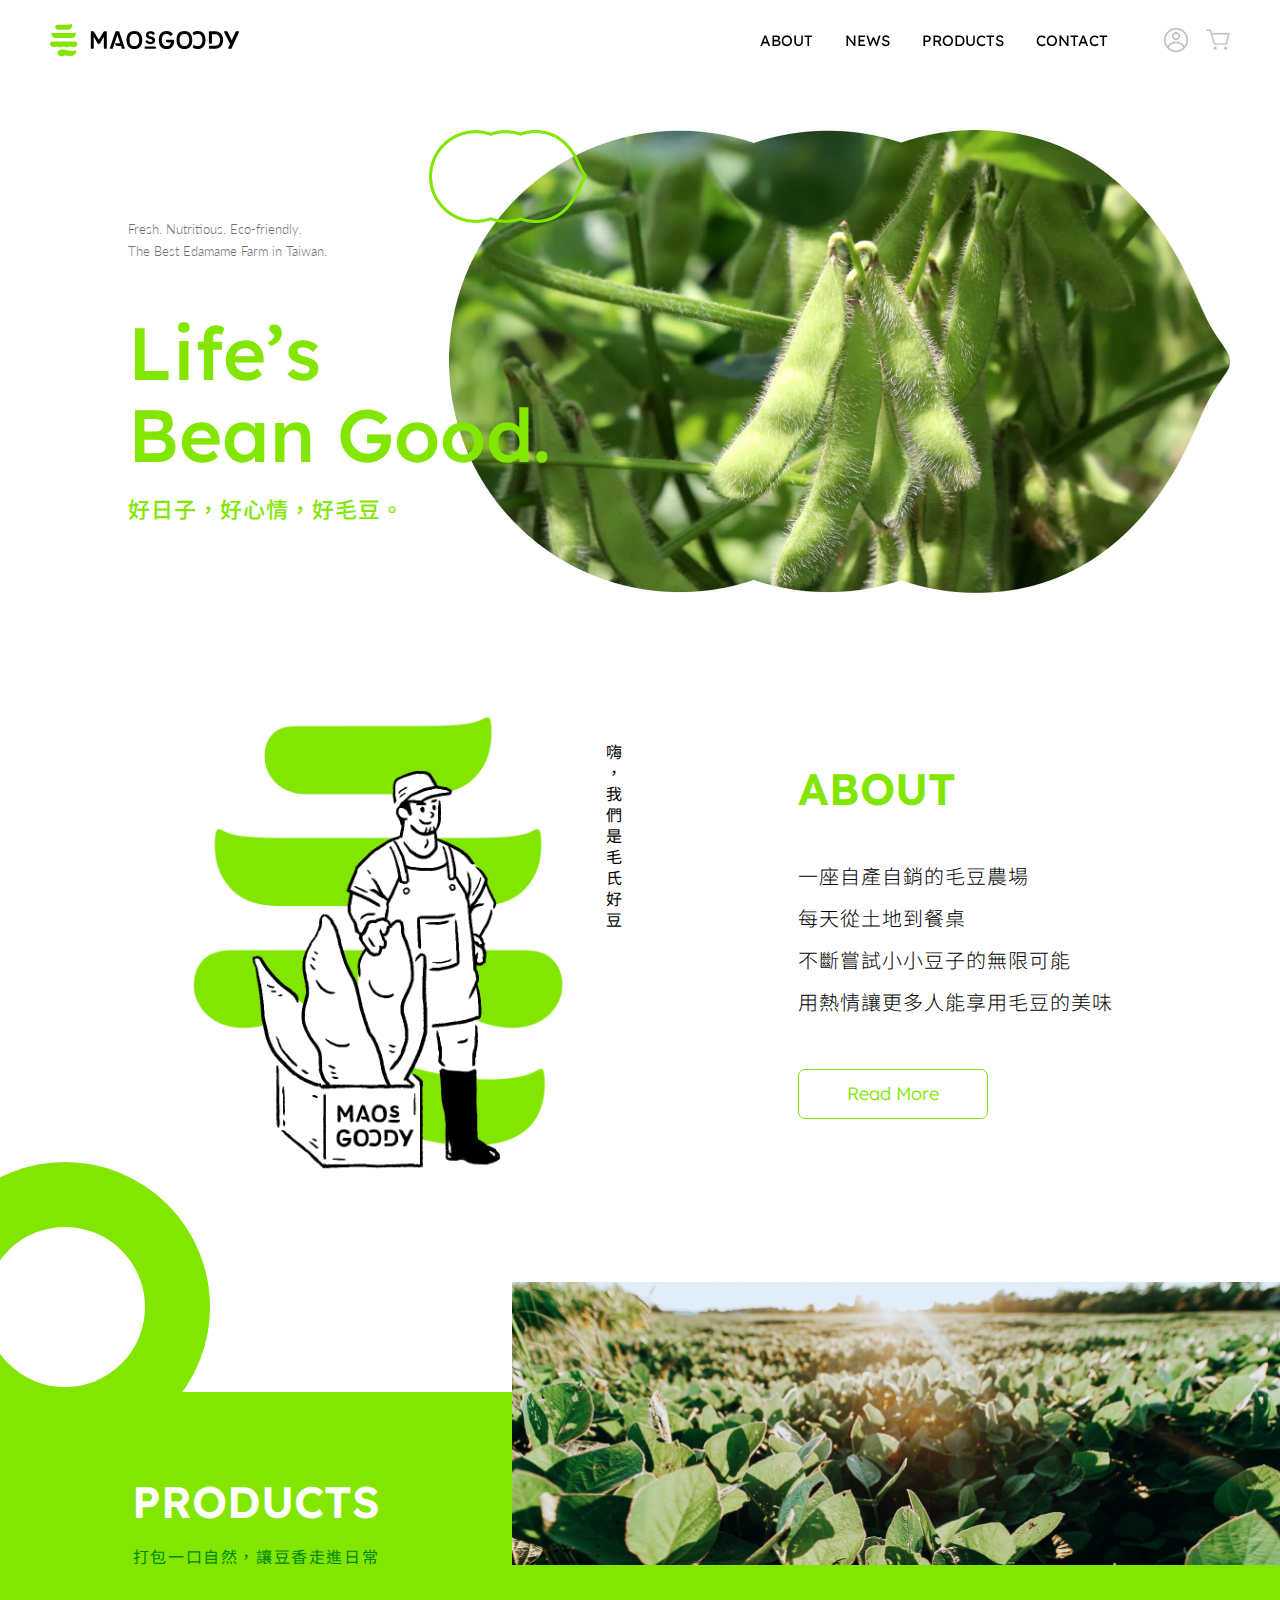
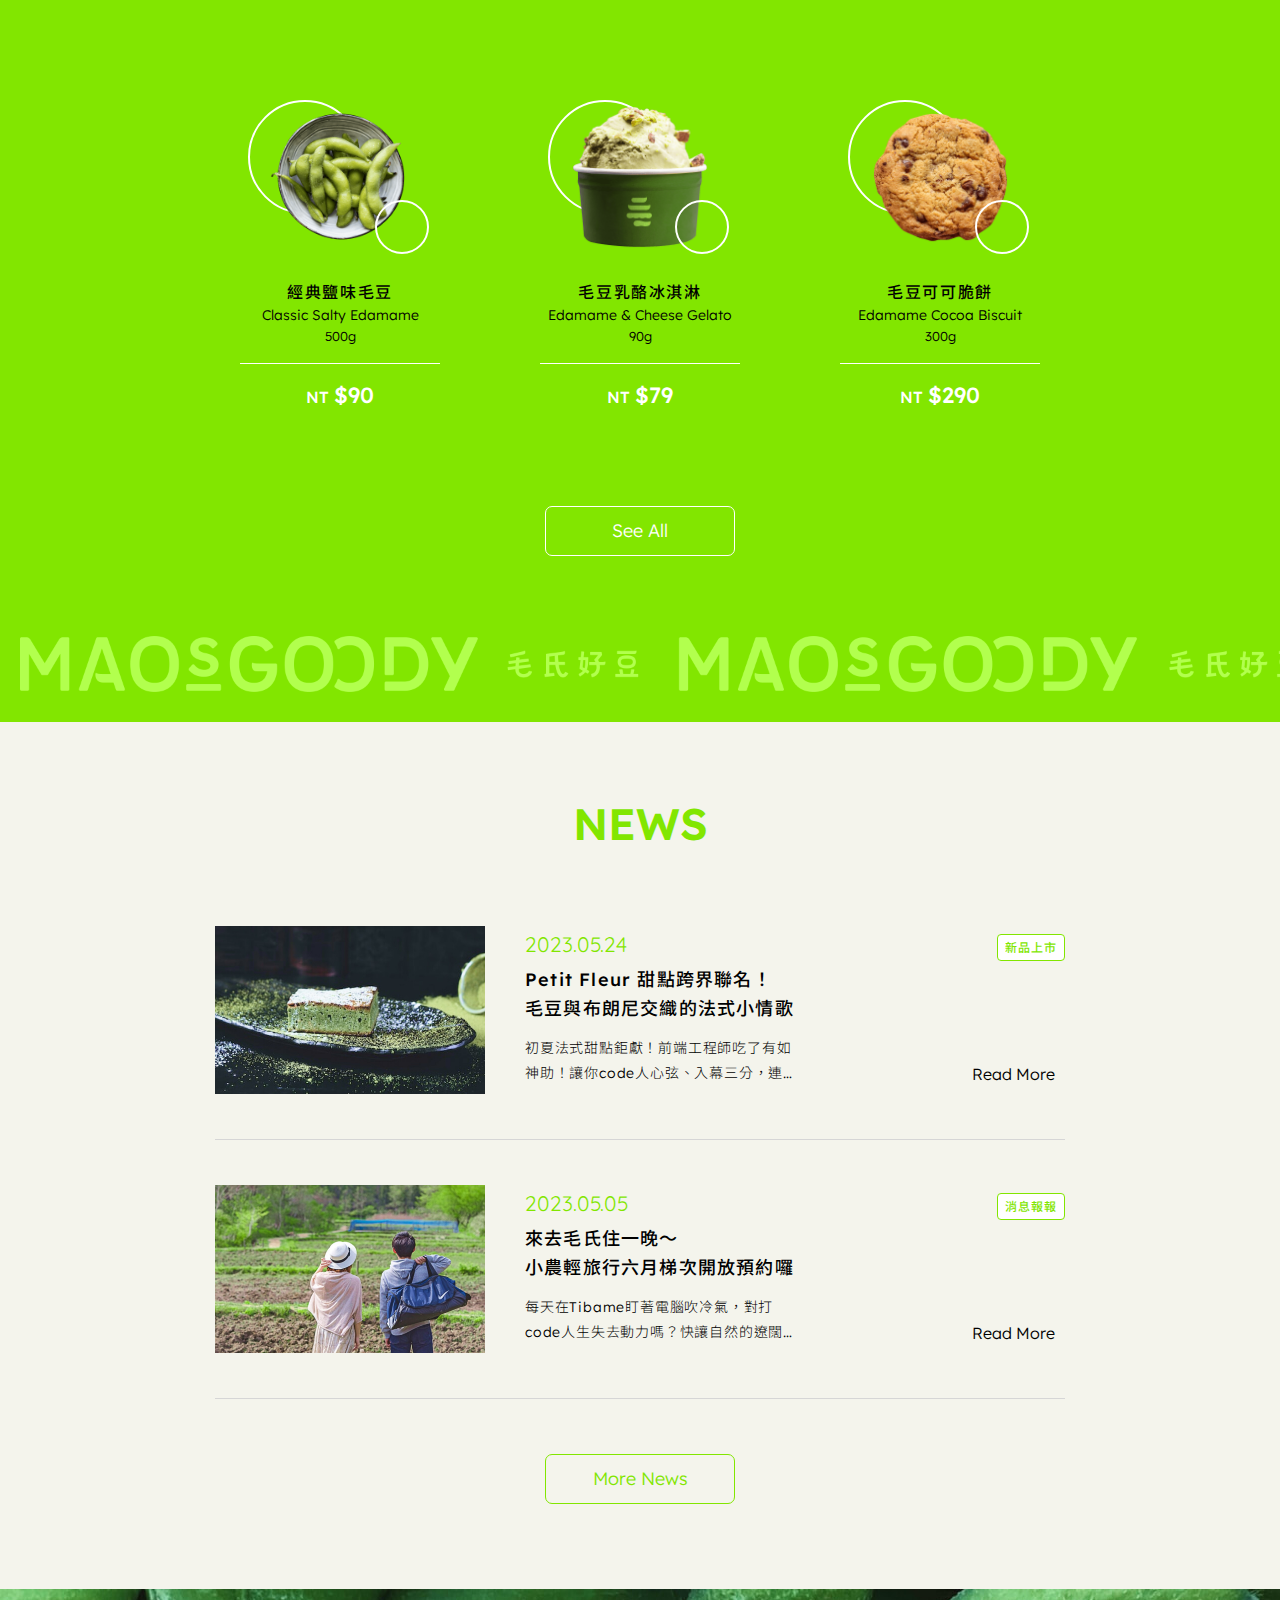
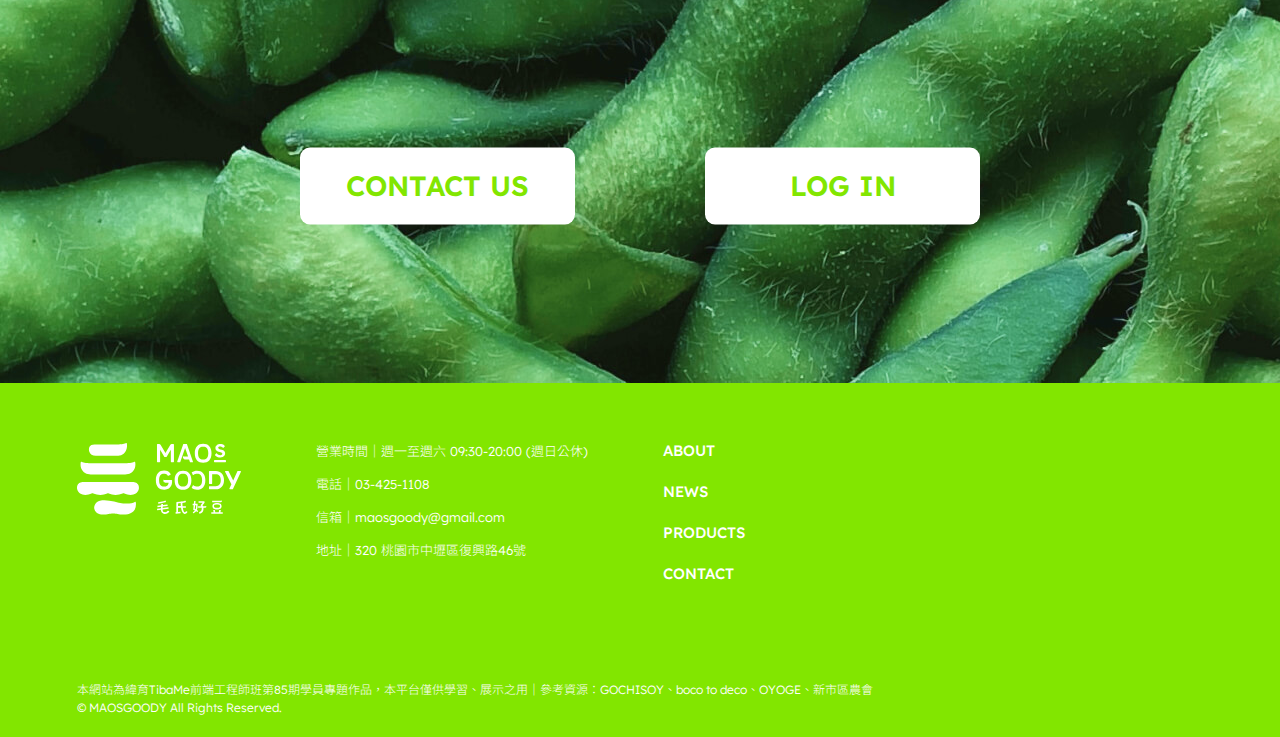
<file: index.html>
<!DOCTYPE html>
<html lang="en">

<head>
    <meta charset="UTF-8">
    <meta http-equiv="X-UA-Compatible" content="IE=edge">
    <meta name="viewport" content="width=device-width, initial-scale=1.0">
    <title>MAOSGOODY 毛氏好豆｜好毛豆給你好心情</title>
    <link href="pic/favicon.ico" rel="icon">
    <link rel="stylesheet" href="reset.css">

    <link rel="stylesheet" href="https://cdnjs.cloudflare.com/ajax/libs/font-awesome/6.4.0/css/all.min.css"
        integrity="sha512-iecdLmaskl7CVkqkXNQ/ZH/XLlvWZOJyj7Yy7tcenmpD1ypASozpmT/E0iPtmFIB46ZmdtAc9eNBvH0H/ZpiBw=="
        crossorigin="anonymous" referrerpolicy="no-referrer" />

    <link rel="preconnect" href="https://fonts.googleapis.com">
    <link rel="preconnect" href="https://fonts.gstatic.com" crossorigin>
    <link
        href="https://fonts.googleapis.com/css2?family=Lato:wght@300;400&family=Lexend+Deca:wght@200;300;400;500;600;700&family=Noto+Sans+TC:wght@100;300;400;500;700;900&family=Quicksand:wght@300;400;500;600&display=swap"
        rel="stylesheet">

    <link rel="stylesheet" href="style.css">
    <link rel="stylesheet" href="index.css">


</head>

<body>

    <input type="checkbox" id="menu_switch">
    <header class="main_header">
        <div class="container">
            <a href="index.html" class="logo">
                <img src="pic/nav_logo.svg" alt="MAOSGOODY | 毛氏好豆">
            </a>

            <ul class="nav_list">
                <li><a href="about.html">ABOUT</a></li>
                <li><a href="news.html">NEWS</a></li>
                <li><a href="products.html">PRODUCTS</a></li>
                <li><a href="contact.html">CONTACT</a></li>
            </ul>
            <ul class="nav_button">
                <li>
                    <a href="login.html">
                        <img src="pic/nav_login.png" alt="Log in">
                    </a>
                </li>
                <li>
                    <a href="#">
                        <img src="pic/nav_cart.png" alt="Cart">
                    </a>
                </li>
            </ul>
            <label for="menu_switch" class="hb">
                <span></span>
                <span></span>
                <span></span>
            </label>
        </div>
    </header>


    <section class="section_banner">
        <div class="banner_container">
            <div class="banner_pic">
                <img src="pic/banner_n.jpg" alt="">
                <div class="banner_deco">
                    <img src="pic/banner_deco.png" alt="">
                </div>
            </div>
            <div class="banner_text">
                <p class="intro">Fresh. Nutritious. Eco-friendly.<br>
                    The Best Edamame Farm in Taiwan.</p>
                <h1 class="title">Life’s<br>Bean Good.</h1>
                <p class="title_ch">好日子，好心情，好毛豆。</p>
            </div>

        </div>
    </section>


    <section class="section_about">
        <div class="about_container">
            <div class="keyvisual">
                <div class="kv_pic">
                    <img src="pic/keyvisual_s.png" alt="">
                </div>
                <p class="kv_text">嗨，我們是毛氏好豆</p>
            </div>
            <div class="outline">
                <h3 class="outline_title">ABOUT</h3>
                <p class="outline_text">
                    一座自產自銷的毛豆農場<br>
                    每天從土地到餐桌<br>
                    不斷嘗試小小豆子的無限可能<br>
                    用熱情讓更多人能享用毛豆的美味</p>
                <div class="button">
                    <a href="about.html">Read More</a>
                </div>

            </div>
        </div>
    </section>


    <section class="section_products">
        <div class="products_container">
            <div class="products_header">
                <div class="header_pic">
                    <img src="pic/products_pic_s.jpg" alt="">
                </div>
                <div class="header_text">
                    <h3 class="title">PRODUCTS</h3>
                    <p class="subtitle">打包一口自然，讓豆香走進日常</p>
                </div>

            </div>
            <div class="products_cardlist">
                <div class="products_card">
                    <a href="products_item.html">
                        <div class="card_pic">
                            <img src="pic/bowl_s.png" alt="">
                        </div>
                    </a>
                    <div class="card_text">
                        <h4 class="product_name">經典鹽味毛豆</h4>
                        <p class="english_name">Classic Salty Edamame</p>
                        <p class="weight">500g</p>
                        <p class="price"><span>NT </span>$90</p>
                    </div>
                </div>
                <div class="products_card">
                    <a href="products_item.html">
                        <div class="card_pic">
                            <img src="pic/gelato_s.png" alt="">
                        </div>
                    </a>
                    <div class="card_text">
                        <h4 class="product_name">毛豆乳酪冰淇淋</h4>
                        <p class="english_name">Edamame & Cheese Gelato</p>
                        <p class="weight">90g</p>
                        <p class="price"><span>NT </span>$79</p>
                    </div>
                </div>
                <div class="products_card">
                    <a href="products_item.html">
                        <div class="card_pic">
                            <img src="pic/cookie_s.png" alt="">
                        </div>
                    </a>
                    <div class="card_text">
                        <h4 class="product_name">毛豆可可脆餅</h4>
                        <p class="english_name">Edamame Cocoa Biscuit</p>
                        <p class="weight">300g</p>
                        <p class="price"><span>NT </span>$290</p>
                    </div>
                </div>
            </div>
            <div class="products_button">
                <a href="products.html">See All</a>
            </div>
        </div>
    </section>


    <section class="section_newsticker">
        <div class="newsticker_list">
            <div class="newsticker_content first">
                <img src="pic/newsticker.png" alt="">
            </div>
            <div class="newsticker_content second">
                <img src="pic/newsticker.png" alt="">
            </div>
        </div>
    </section>


    <section class="section_news">
        <div class="news_container">
            <h3 class="title">NEWS</h3>
            <div class="news_list">
                <div class="news_wrap">
                    <div class="news_content">
                        <div class="news_pic">
                            <img src="pic/news1_s.jpg" alt="">
                        </div>
                        <div class="news_text">
                            <p class="date">2023.05.24</p>
                            <p class="news_title">
                                Petit Fleur 甜點跨界聯名！<br>
                                毛豆與布朗尼交織的法式小情歌</p>
                            <p class="news_article">
                                初夏法式甜點鉅獻！前端工程師吃了有如神助！讓你code人心弦、入幕三分，連Amos看了都說豪棒棒
                            </p>
                        </div>
                    </div>
                    <div class="news_function">
                        <div class="news_label">新品上市</div>
                        <a href="#">
                            <span>Read More</span>
                            <i class="fa-solid fa-arrow-right"></i>
                        </a>
                    </div>
                </div>
                <div class="news_wrap">
                    <div class="news_content">
                        <div class="news_pic">
                            <img src="pic/news2_s.jpg" alt="">
                        </div>
                        <div class="news_text">
                            <p class="date">2023.05.05</p>
                            <p class="news_title">
                                來去毛氏住一晚～<br>
                                小農輕旅行六月梯次開放預約囉</p>
                            <p class="news_article">
                                每天在Tibame盯著電腦吹冷氣，對打code人生失去動力嗎？快讓自然的遼闊山林和田野風情療癒你匱乏的心靈~
                            </p>
                        </div>
                    </div>
                    <div class="news_function">
                        <div class="news_label">消息報報</div>
                        <a href="#">
                            <span>Read More</span>
                            <i class="fa-solid fa-arrow-right"></i>
                        </a>
                    </div>
                </div>
            </div>
            <div class="news_button">
                <a href="news.html">More News</a>
            </div>
        </div>
    </section>


    <section class="section_contact">
        <div class="contact_container">
            <div class="contact_bg">
                <img src="pic/contact_bg_s.jpg" alt="">
            </div>
            <div class="contact_buttonlist">
                <a href="contact.html" class="btn_contact">
                    <i class="fa-solid fa-mobile-screen"></i>
                    CONTACT US
                </a>
                <a href="login.html" class="btn_login">
                    <i class="fa-solid fa-user"></i>
                    LOG IN
                </a>
            </div>
        </div>
    </section>


    <footer class="main_footer">
        <div class="footer_container">
            <div class="footer_list">
                <div class="logo">
                    <img src="pic/footer_logo.svg" alt="">
                </div>
                <div class="info">
                    <p>
                        營業時間｜週一至週六 09:30-20:00 (週日公休)<br>
                        電話｜03-425-1108<br>
                        信箱｜maosgoody@gmail.com<br>
                        地址｜320 桃園市中壢區復興路46號<br>
                    </p>
                </div>
                <div class="nav">
                    <a href="#">ABOUT</a>
                    <a href="#">NEWS</a>
                    <a href="#">PRODUCTS</a>
                    <a href="#">CONTACT</a>
                </div>
                <div class="follow">
                    <a href="#"><i class="fa-brands fa-instagram"></i></a>
                    <a href="#"><i class="fa-brands fa-facebook-f"></i></a>
                    <a href="#"><i class="fa-brands fa-twitter"></i></a>
                </div>
            </div>
            <div class="footer_copyright">
                <p>本網站為緯育TibaMe前端工程師班第85期學員專題作品，本平台僅供學習、展示之用｜參考資源：GOCHISOY、boco to deco、OYOGE、新市區農會<br>
                    &copy; MAOSGOODY All Rights Reserved.</p>
            </div>
        </div>
    </footer>


</body>

</html>
</file>
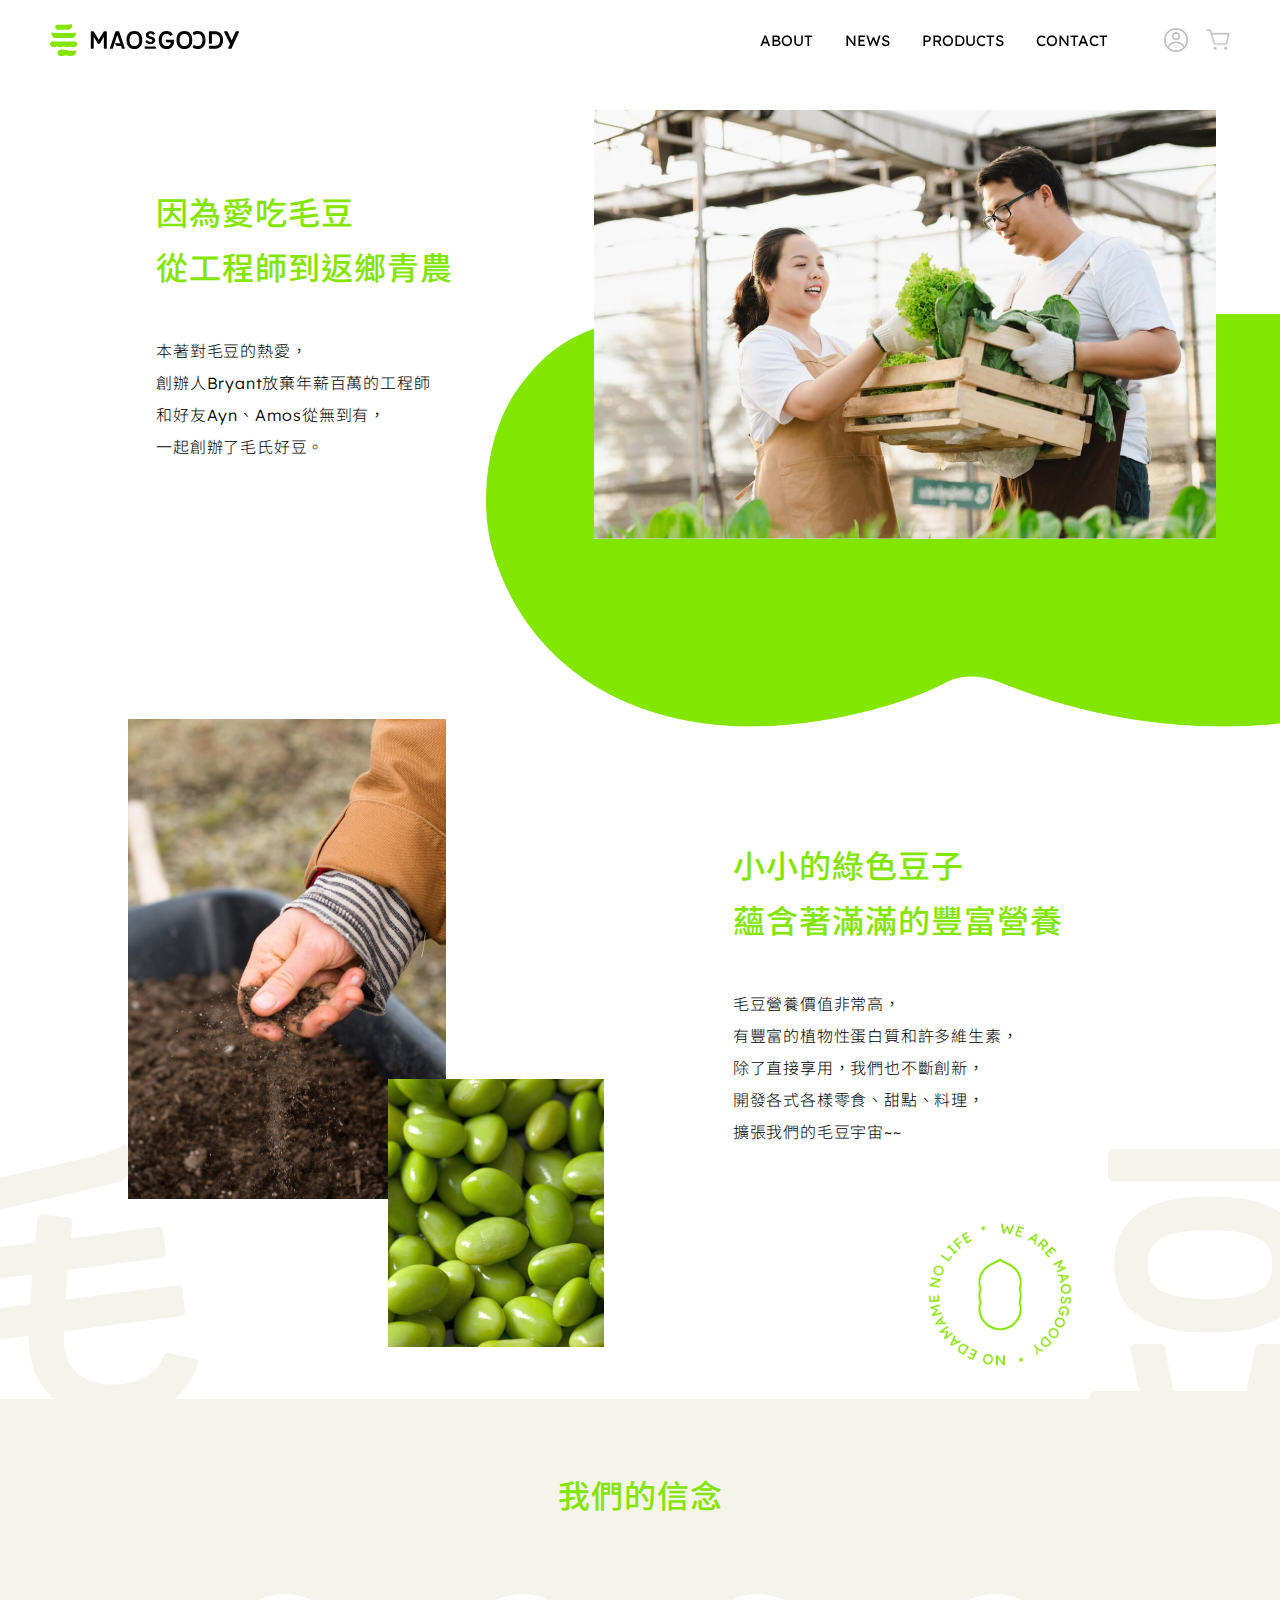
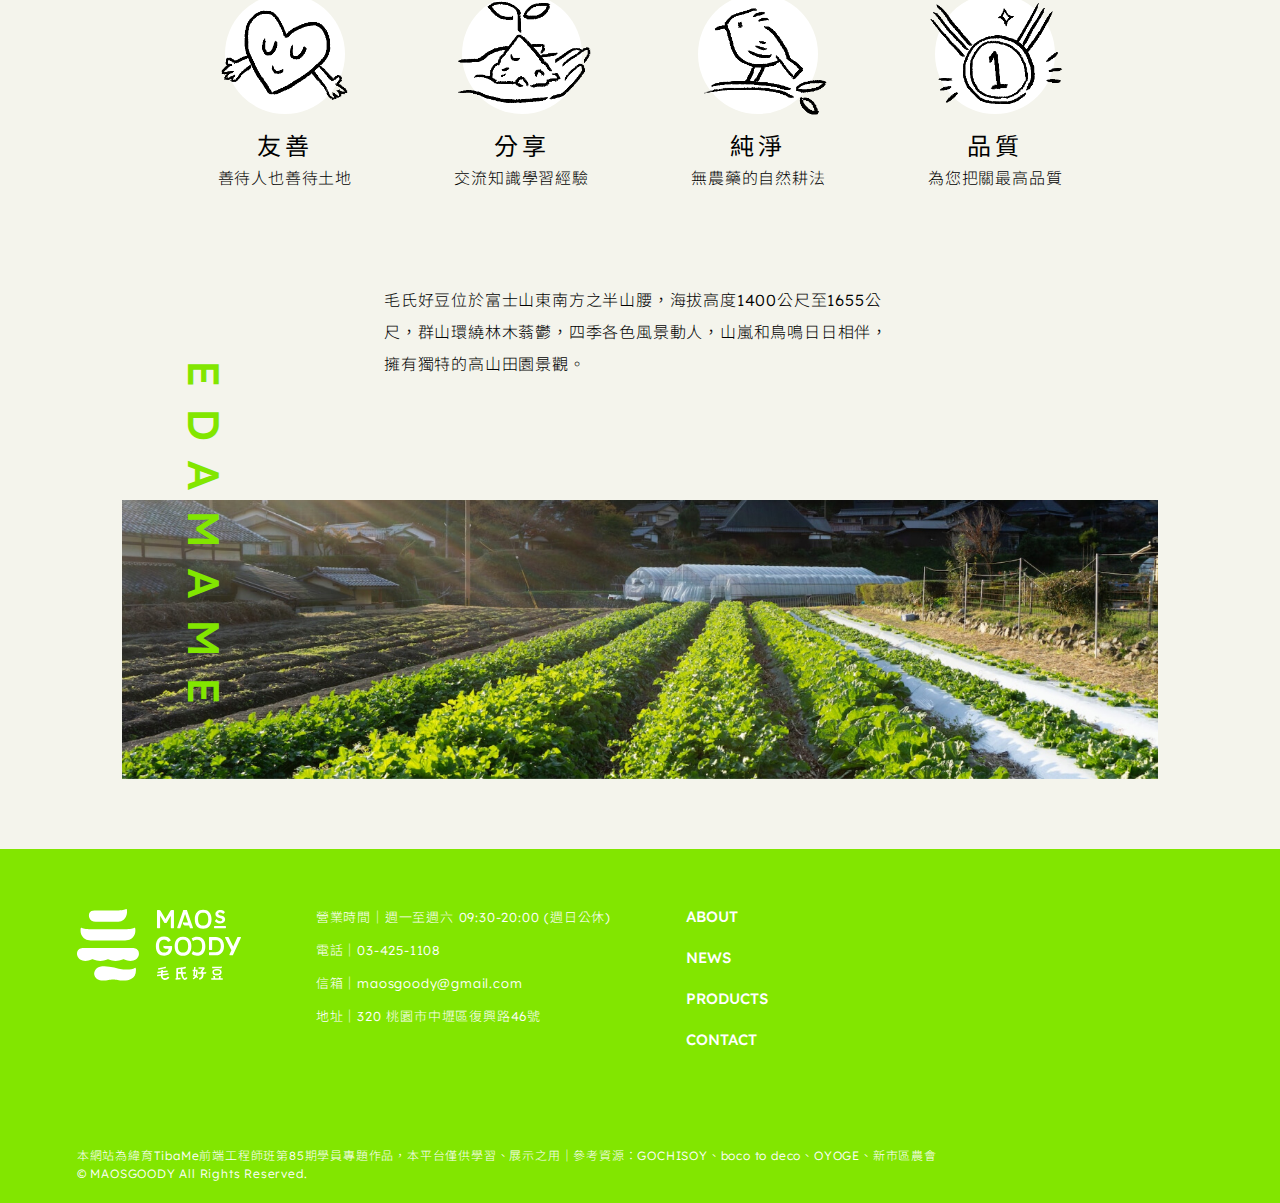
<file: about.html>
<!DOCTYPE html>
<html lang="en">

<head>
    <meta charset="UTF-8">
    <meta http-equiv="X-UA-Compatible" content="IE=edge">
    <meta name="viewport" content="width=device-width, initial-scale=1.0">
    <title>關於我們｜MAOSGOODY 毛氏好豆</title>
    <link href="pic/favicon.ico" rel="icon">
    <link rel="stylesheet" href="reset.css">

    <link rel="stylesheet" href="https://cdnjs.cloudflare.com/ajax/libs/font-awesome/6.4.0/css/all.min.css"
        integrity="sha512-iecdLmaskl7CVkqkXNQ/ZH/XLlvWZOJyj7Yy7tcenmpD1ypASozpmT/E0iPtmFIB46ZmdtAc9eNBvH0H/ZpiBw=="
        crossorigin="anonymous" referrerpolicy="no-referrer" />

    <link rel="preconnect" href="https://fonts.googleapis.com">
    <link rel="preconnect" href="https://fonts.gstatic.com" crossorigin>
    <link
        href="https://fonts.googleapis.com/css2?family=Lato:wght@300;400&family=Lexend+Deca:wght@200;300;400;500;600;700&family=Noto+Sans+TC:wght@100;300;400;500;700;900&family=Quicksand:wght@300;400;500;600&display=swap"
        rel="stylesheet">

    <link rel="stylesheet" href="style.css">
    <link rel="stylesheet" href="about.css">
</head>

<body>

    <input type="checkbox" id="menu_switch">
    <header class="main_header">
        <div class="container">
            <a href="index.html" class="logo">
                <img src="pic/nav_logo.svg" alt="MAOSGOODY | 毛氏好豆">
            </a>

            <ul class="nav_list">
                <li><a href="about.html">ABOUT</a></li>
                <li><a href="news.html">NEWS</a></li>
                <li><a href="products.html">PRODUCTS</a></li>
                <li><a href="contact.html">CONTACT</a></li>
            </ul>
            <ul class="nav_button">
                <li>
                    <a href="login.html">
                        <img src="pic/nav_login.png" alt="Log in">
                    </a>
                </li>
                <li>
                    <a href="#">
                        <img src="pic/nav_cart.png" alt="Cart">
                    </a>
                </li>
            </ul>
            <label for="menu_switch" class="hb">
                <span></span>
                <span></span>
                <span></span>
            </label>
        </div>
    </header>


    <section class="section_story">
        <div class="story_container">
            <div class="story_wrap">
                <div class="story_pic">
                    <img src="pic/story_pic_s.jpg" alt="">
                </div>
                <div class="story_text">
                    <h2 class="title">因為愛吃毛豆<br>
                        從工程師到返鄉青農</h2>
                    <p class="article">
                        本著對毛豆的熱愛，<br>
                        創辦人Bryant放棄年薪百萬的工程師<br>
                        和好友Ayn、Amos從無到有，<br>
                        一起創辦了毛氏好豆。<br>
                    </p>
                </div>
            </div>
            <div class="story_bg">
                <img src="pic/story_bg.png" alt="">
            </div>
        </div>
    </section>


    <section class="section_effort">
        <div class="effort_container">
            <div class="effort_wrap">
                <div class="effort_pic">
                    <div class="pic_down">
                        <img src="pic/pic_down_s.jpg" alt="">
                    </div>
                    <div class="pic_up">
                        <img src="pic/pic_up_s.jpg" alt="">
                    </div>
                </div>
                <div class="effort_text">
                    <h2 class="title">小小的綠色豆子<br>
                        蘊含著滿滿的豐富營養</h2>
                    <p class="article">
                        毛豆營養價值非常高，<br>
                        有豐富的植物性蛋白質和許多維生素，<br>
                        除了直接享用，我們也不斷創新，<br>
                        開發各式各樣零食、甜點、料理，<br>
                        擴張我們的毛豆宇宙~~<br>
                    </p>
                </div>
            </div>
            <div class="bg_text">
                <div class="bg_mao">
                    <img src="pic/bg_mao.png" alt="">
                </div>
                <div class="bg_dou">
                    <img src="pic/bg_dou.png" alt="">
                </div>
            </div>
            <div class="effort_rotate">
                <img src="pic/circle_2.png" alt="">
            </div>

        </div>

    </section>
    <section class="section_faith">
        <div class="faith_container">
            <h2 class="faith_title">我們的信念</h2>
            <div class="faith_cardlist">
                <div class="faith_card">
                    <div class="card_circle"></div>
                    <div class="card_pic">
                        <img src="pic/icon_1.png" alt="">
                    </div>
                    <div class="card_text">
                        <h3 class="card_title">友善</h3>
                        <p>善待人也善待土地</p>
                    </div>
                </div>
                <div class="faith_card">
                    <div class="card_circle"></div>
                    <div class="card_pic">
                        <img src="pic/icon_2.png" alt="">
                    </div>
                    <div class="card_text">
                        <h3 class="card_title">分享</h3>
                        <p>交流知識學習經驗</p>
                    </div>
                </div>
                <div class="faith_card">
                    <div class="card_circle"></div>
                    <div class="card_pic">
                        <img src="pic/icon_3.png" alt="">
                    </div>
                    <div class="card_text">
                        <h3 class="card_title">純淨</h3>
                        <p>無農藥的自然耕法</p>
                    </div>
                </div>
                <div class="faith_card">
                    <div class="card_circle"></div>
                    <div class="card_pic">
                        <img src="pic/icon_4.png" alt="">
                    </div>
                    <div class="card_text">
                        <h3 class="card_title">品質</h3>
                        <p>為您把關最高品質</p>
                    </div>
                </div>
            </div>
            <p class="faith_article">
                毛氏好豆位於富士山東南方之半山腰，海拔高度1400公尺至1655公尺，群山環繞林木蓊鬱，四季各色風景動人，山嵐和鳥鳴日日相伴，擁有獨特的高山田園景觀。
            </p>
            <div class="faith_bottompic">
                <img src="pic/faith_pic_s.jpg" alt="">
                <div class="deco_text">EDAMAME</div>
            </div>

        </div>

    </section>


    <footer class="main_footer">
        <div class="footer_container">
            <div class="footer_list">
                <div class="logo">
                    <img src="pic/footer_logo.svg" alt="">
                </div>
                <div class="info">
                    <p>
                        營業時間｜週一至週六 09:30-20:00 (週日公休)<br>
                        電話｜03-425-1108<br>
                        信箱｜maosgoody@gmail.com<br>
                        地址｜320 桃園市中壢區復興路46號<br>
                    </p>
                </div>
                <div class="nav">
                    <a href="#">ABOUT</a>
                    <a href="#">NEWS</a>
                    <a href="#">PRODUCTS</a>
                    <a href="#">CONTACT</a>
                </div>
                <div class="follow">
                    <a href="#"><i class="fa-brands fa-instagram"></i></a>
                    <a href="#"><i class="fa-brands fa-facebook-f"></i></a>
                    <a href="#"><i class="fa-brands fa-twitter"></i></a>
                </div>
            </div>
            <div class="footer_copyright">
                <p>本網站為緯育TibaMe前端工程師班第85期學員專題作品，本平台僅供學習、展示之用｜參考資源：GOCHISOY、boco to deco、OYOGE、新市區農會<br>
                    &copy; MAOSGOODY All Rights Reserved.</p>
            </div>
        </div>
    </footer>

</body>

</html>
</file>
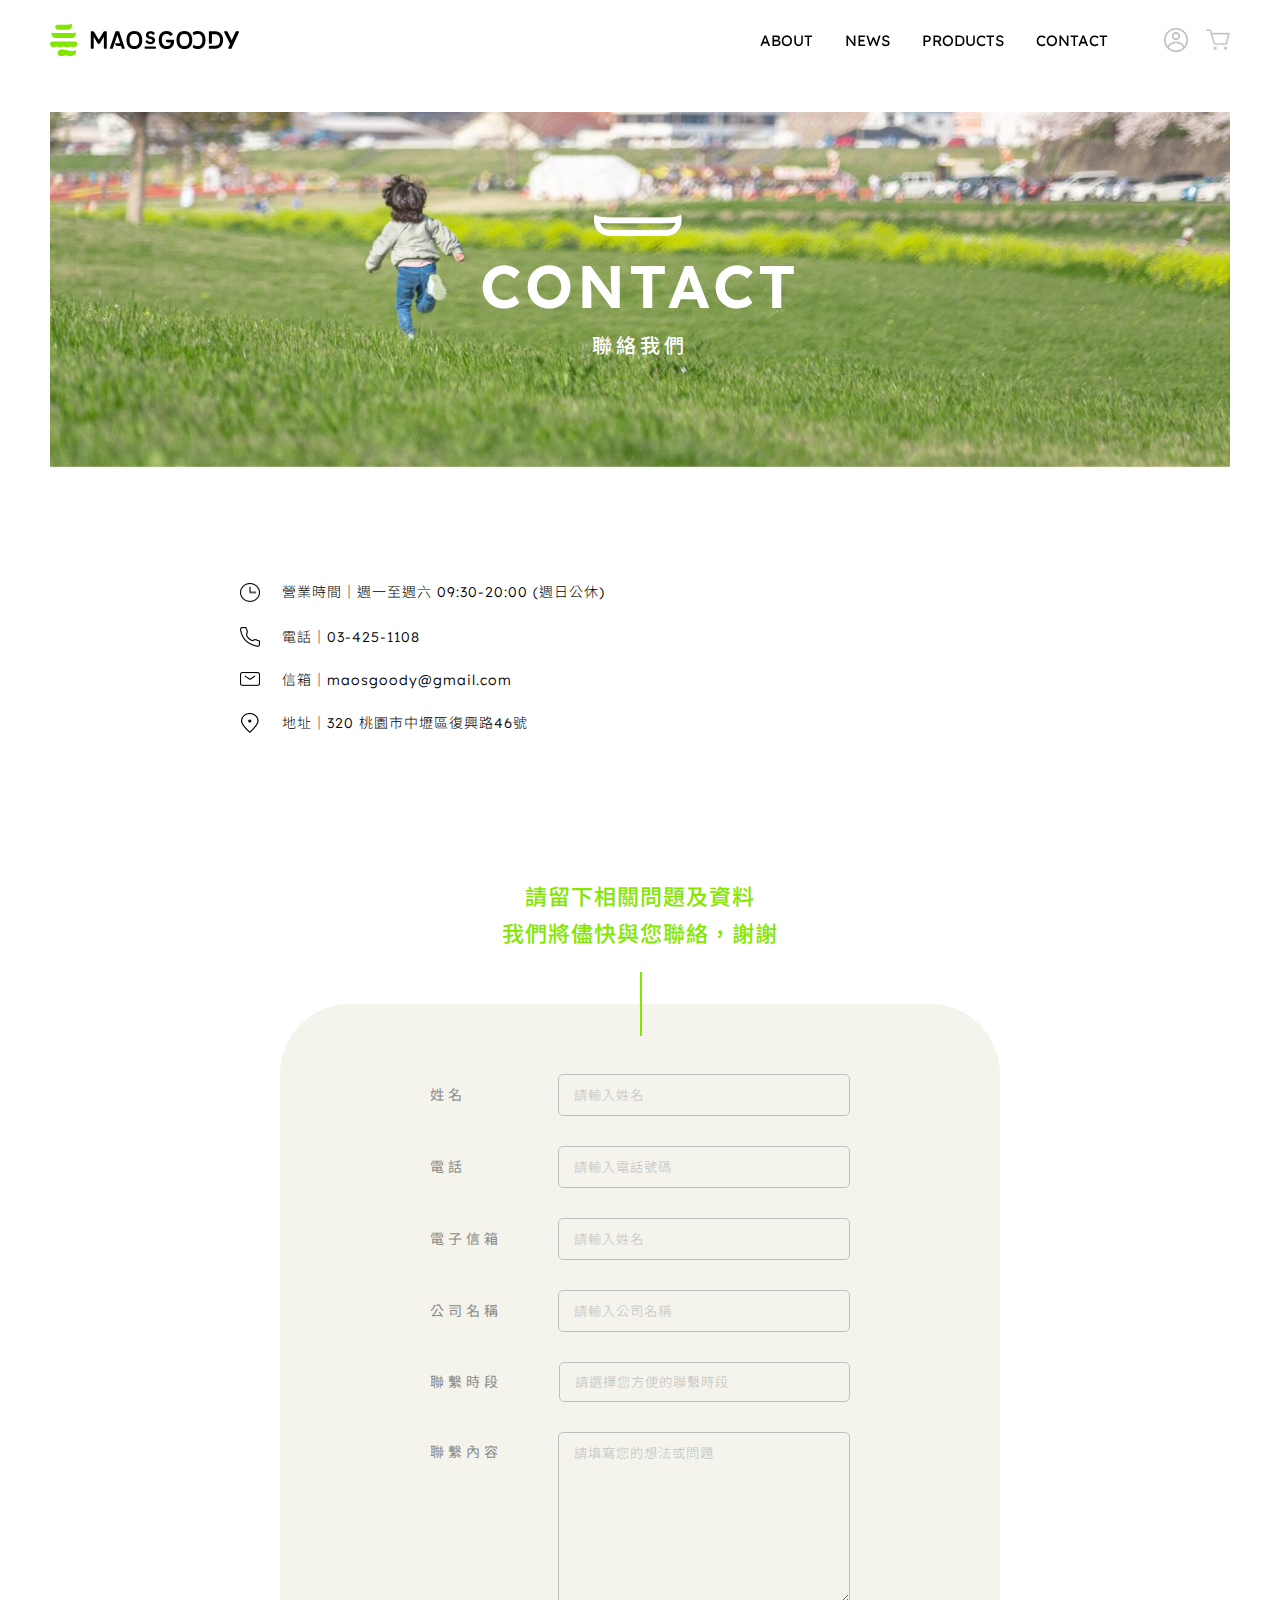
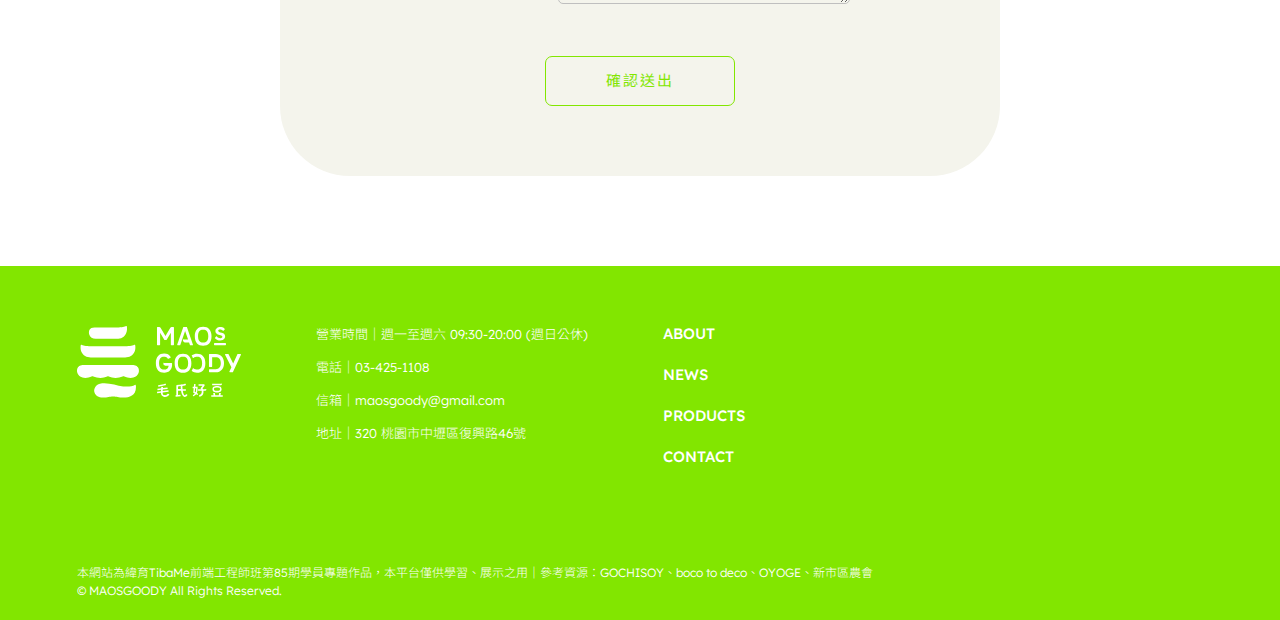
<file: contact.html>
<!DOCTYPE html>
<html lang="en">

<head>
    <meta charset="UTF-8">
    <meta http-equiv="X-UA-Compatible" content="IE=edge">
    <meta name="viewport" content="width=device-width, initial-scale=1.0">
    <title>聯絡我們｜MAOSGOODY 毛氏好豆</title>
    <link href="pic/favicon.ico" rel="icon">
    <link rel="stylesheet" href="reset.css">

    <link rel="stylesheet" href="https://cdnjs.cloudflare.com/ajax/libs/font-awesome/6.4.0/css/all.min.css"
        integrity="sha512-iecdLmaskl7CVkqkXNQ/ZH/XLlvWZOJyj7Yy7tcenmpD1ypASozpmT/E0iPtmFIB46ZmdtAc9eNBvH0H/ZpiBw=="
        crossorigin="anonymous" referrerpolicy="no-referrer" />

    <link rel="preconnect" href="https://fonts.googleapis.com">
    <link rel="preconnect" href="https://fonts.gstatic.com" crossorigin>
    <link
        href="https://fonts.googleapis.com/css2?family=Lato:wght@300;400&family=Lexend+Deca:wght@200;300;400;500;600;700&family=Noto+Sans+TC:wght@100;300;400;500;700;900&family=Quicksand:wght@300;400;500;600&display=swap"
        rel="stylesheet">

    <link rel="stylesheet" href="style.css">
    <link rel="stylesheet" href="contact.css">

</head>

<body>

    <input type="checkbox" id="menu_switch">
    <header class="main_header">
        <div class="container">
            <a href="index.html" class="logo">
                <img src="pic/nav_logo.svg" alt="MAOSGOODY | 毛氏好豆">
            </a>

            <ul class="nav_list">
                <li><a href="about.html">ABOUT</a></li>
                <li><a href="news.html">NEWS</a></li>
                <li><a href="products.html">PRODUCTS</a></li>
                <li><a href="contact.html">CONTACT</a></li>
            </ul>
            <ul class="nav_button">
                <li>
                    <a href="login.html">
                        <img src="pic/nav_login.png" alt="Log in">
                    </a>
                </li>
                <li>
                    <a href="#">
                        <img src="pic/nav_cart.png" alt="Cart">
                    </a>
                </li>
            </ul>
            <label for="menu_switch" class="hb">
                <span></span>
                <span></span>
                <span></span>
            </label>
        </div>
    </header>


    <section class="section_banner">
        <div class="banner_container">
            <div class="banner_bg">
                <!-- <img src="pic/contact_banner_s.jpg" alt=""> -->
            </div>
            <div class="banner_text">
                <div class="icon">
                    <img src="pic/contact_bannericon.png" alt="">
                </div>
                <h2>CONTACT</h2>
                <h3>聯絡我們</h3>
            </div>
        </div>
    </section>


    <section class="section_info">
        <div class="info_container">
            <div class="info">
                <div class="info_wrap">
                    <div class="time_icon">
                        <img src="pic/info_icon_time.png" alt="">
                    </div>
                    <div class="text">營業時間｜週一至週六 09:30-20:00 (週日公休)</div>
                </div>
                <div class="info_wrap">
                    <div class="tel_icon">
                        <img src="pic/info_icon_tel.png" alt="">
                    </div>
                    <div class="text">電話｜03-425-1108</div>
                </div>
                <div class="info_wrap">
                    <div class="mail_icon">
                        <img src="pic/info_icon_mail.png" alt="">
                    </div>
                    <div class="text">信箱｜maosgoody@gmail.com</div>
                </div>
                <div class="info_wrap">
                    <div class="address_icon">
                        <img src="pic/info_icon_pin.png" alt="">
                    </div>
                    <div class="text">地址｜320 桃園市中壢區復興路46號</div>
                </div>
            </div>
            <div class="location">
                <iframe
                    src="https://www.google.com/maps/embed?pb=!1m18!1m12!1m3!1d3617.249035944409!2d121.22244777449629!3d24.957640341363724!2m3!1f0!2f0!3f0!3m2!1i1024!2i768!4f13.1!3m3!1m2!1s0x346823ea50c732a5%3A0x1b5e6ee66e9fec49!2z57ev6IKyVGliYU1l6ZmE6Kit5Lit5aOi6IG36KiT5Lit5b-D!5e0!3m2!1szh-TW!2stw!4v1684638768510!5m2!1szh-TW!2stw"
                    width="345" height="240" style="border:0;" allowfullscreen="" loading="lazy"
                    referrerpolicy="no-referrer-when-downgrade"></iframe>
            </div>
        </div>
    </section>


    <section class="section_form">
        <div class="form_container">
            <h4 class="remind">請留下相關問題及資料<br>我們將儘快與您聯絡，謝謝</h4>
            <div class="deco_line"></div>
            <div class="form_content">
                <div class="form_name_wrap">
                    <div class="name_label">姓 名</div>
                    <div class="name_input">
                        <input type="text" name="name" placeholder="請輸入姓名">
                    </div>
                </div>
                <div class="form_tel_wrap">
                    <div class="tel_label">電 話</div>
                    <div class="tel_input">
                        <input type="tel" name="tel" placeholder="請輸入電話號碼">
                    </div>
                </div>
                <div class="form_email_wrap">
                    <div class="email_label">電 子 信 箱</div>
                    <div class="email_input">
                        <input type="email" name="email" placeholder="請輸入姓名">
                    </div>
                </div>
                <div class="form_company_wrap">
                    <div class="company_label">公 司 名 稱</div>
                    <div class="company_input">
                        <input type="text" name="company" placeholder="請輸入公司名稱">
                    </div>
                </div>
                <div class="form_contacttime_wrap">
                    <div class="contacttime_label">聯 繫 時 段</div>
                    <div class="contacttime_select">
                        <select>
                            <option hidden>請選擇您方便的聯繫時段</option>
                            <option>08:30 ~ 10:00</option>
                            <option>10:00 ~ 12:00</option>
                            <option>12:00 ~ 13:30</option>
                            <option>13:30 ~ 15:00</option>
                            <option>15:00 ~ 17:00</option>
                            <option>17:00 ~ 19:00</option>
                        </select>
                        <div class="contacttime_arrow"><i class="fa-solid fa-caret-down"></i></div>
                    </div>
                </div>
                <div class="form_message_wrap">
                    <div class="message_label">聯 繫 內 容</div>
                    <div class="message_content">
                        <textarea class="message_textarea" id="" cols="32" rows="8" placeholder="請填寫您的想法或問題"></textarea>
                    </div>
                </div>
                <div class="form_button">
                    <a href="#">確認送出</a>
                </div>
            </div>
        </div>


    </section>


    <footer class="main_footer">
        <div class="footer_container">
            <div class="footer_list">
                <div class="logo">
                    <img src="pic/footer_logo.svg" alt="">
                </div>
                <div class="info">
                    <p>
                        營業時間｜週一至週六 09:30-20:00 (週日公休)<br>
                        電話｜03-425-1108<br>
                        信箱｜maosgoody@gmail.com<br>
                        地址｜320 桃園市中壢區復興路46號<br>
                    </p>
                </div>
                <div class="nav">
                    <a href="#">ABOUT</a>
                    <a href="#">NEWS</a>
                    <a href="#">PRODUCTS</a>
                    <a href="#">CONTACT</a>
                </div>
                <div class="follow">
                    <a href="#"><i class="fa-brands fa-instagram"></i></a>
                    <a href="#"><i class="fa-brands fa-facebook-f"></i></a>
                    <a href="#"><i class="fa-brands fa-twitter"></i></a>
                </div>
            </div>
            <div class="footer_copyright">
                <p>本網站為緯育TibaMe前端工程師班第85期學員專題作品，本平台僅供學習、展示之用｜參考資源：GOCHISOY、boco to deco、OYOGE、新市區農會<br>
                    &copy; MAOSGOODY All Rights Reserved.</p>
            </div>
        </div>
    </footer>

</body>

</html>
</file>
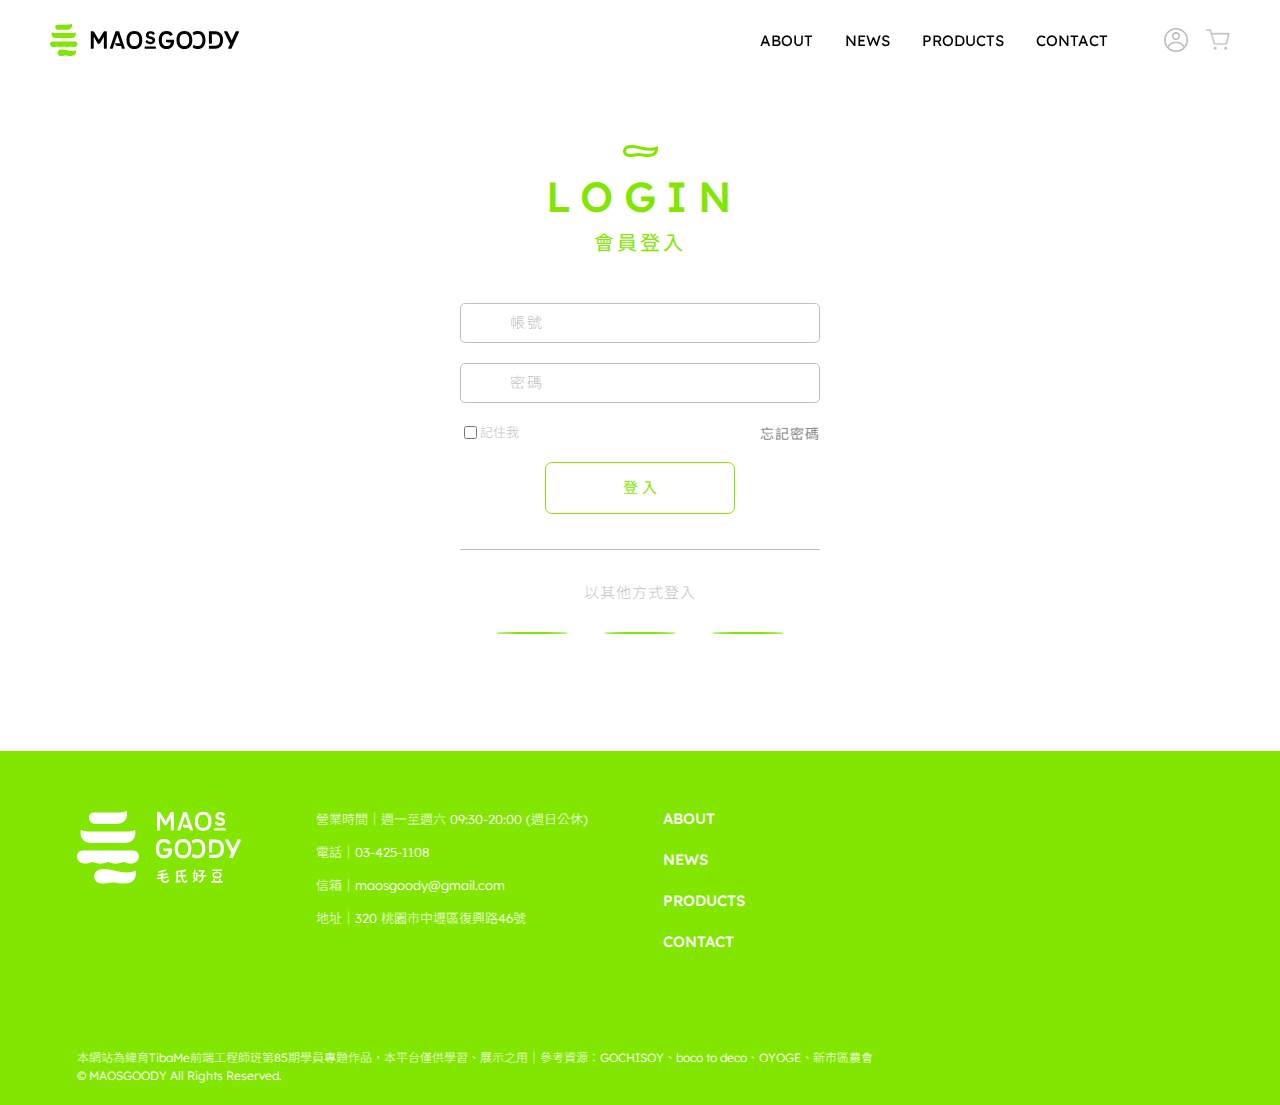
<file: login.html>
<!DOCTYPE html>
<html lang="en">

<head>
    <meta charset="UTF-8">
    <meta http-equiv="X-UA-Compatible" content="IE=edge">
    <meta name="viewport" content="width=device-width, initial-scale=1.0">
    <title>會員登入｜MAOSGOODY 毛氏好豆</title>
    <link href="pic/favicon.ico" rel="icon">
    <link rel="stylesheet" href="reset.css">

    <link rel="stylesheet" href="https://cdnjs.cloudflare.com/ajax/libs/font-awesome/6.4.0/css/all.min.css"
        integrity="sha512-iecdLmaskl7CVkqkXNQ/ZH/XLlvWZOJyj7Yy7tcenmpD1ypASozpmT/E0iPtmFIB46ZmdtAc9eNBvH0H/ZpiBw=="
        crossorigin="anonymous" referrerpolicy="no-referrer" />

    <link rel="preconnect" href="https://fonts.googleapis.com">
    <link rel="preconnect" href="https://fonts.gstatic.com" crossorigin>
    <link
        href="https://fonts.googleapis.com/css2?family=Lato:wght@300;400&family=Lexend+Deca:wght@200;300;400;500;600;700&family=Noto+Sans+TC:wght@100;300;400;500;700;900&family=Quicksand:wght@300;400;500;600&display=swap"
        rel="stylesheet">

    <link rel="stylesheet" href="style.css">
    <link rel="stylesheet" href="login.css">

</head>

<body>

    <input type="checkbox" id="menu_switch">
    <header class="main_header">
        <div class="container">
            <a href="index.html" class="logo">
                <img src="pic/nav_logo.svg" alt="MAOSGOODY | 毛氏好豆">
            </a>

            <ul class="nav_list">
                <li><a href="about.html">ABOUT</a></li>
                <li><a href="news.html">NEWS</a></li>
                <li><a href="products.html">PRODUCTS</a></li>
                <li><a href="contact.html">CONTACT</a></li>
            </ul>
            <ul class="nav_button">
                <li>
                    <a href="login.html">
                        <img src="pic/nav_login.png" alt="Log in">
                    </a>
                </li>
                <li>
                    <a href="#">
                        <img src="pic/nav_cart.png" alt="Cart">
                    </a>
                </li>
            </ul>
            <label for="menu_switch" class="hb">
                <span></span>
                <span></span>
                <span></span>
            </label>
        </div>
    </header>


    <div class="section_login">
        <div class="login_container">
            <div class="title_wrap">
                <div class="title_icon">
                    <img src="pic/login_icon.png" alt="">
                </div>
                <h2 class="title_en">LOGIN</h2>
                <h3 class="title_ch">會員登入</h3>
            </div>
            <div class="form_wrap">
                <div class="account_wrap">
                    <div class="account_icon">
                        <i class="fa-solid fa-user"></i>
                    </div>
                    <input type="text" class="account_input" placeholder="帳號">
                </div>
                <div class="password_wrap">
                    <div class="password_icon">
                        <i class="fa-solid fa-lock"></i>
                    </div>
                    <input type="password" class="password_input" placeholder="密碼">
                </div>
                <div class="helper_wrap">
                    <div class="remember_wrap">
                        <label><input type="checkbox" name="rememberme" value="rememberme"><span>記住我</span></label>
                    </div>
                    <div class="forget_wrap">
                        <a href="#">忘記密碼</a>
                    </div>
                </div>
            </div>
            <div class="button_wrap">
                <button type="submit">登 入</button>
            </div>
            <div class="others_wrap">
                <div class="others_text">以其他方式登入</div>
                <div class="others_iconlist">
                    <div class="icon_google">
                        <i class="fa-brands fa-google"></i>
                    </div>
                    <div class="icon_fb">
                        <i class="fa-brands fa-facebook-f"></i>
                    </div>
                    <div class="icon_apple">
                        <i class="fa-brands fa-apple"></i>
                    </div>
                </div>
            </div>
        </div>

    </div>


    <footer class="main_footer">
        <div class="footer_container">
            <div class="footer_list">
                <div class="logo">
                    <img src="pic/footer_logo.svg" alt="">
                </div>
                <div class="info">
                    <p>
                        營業時間｜週一至週六 09:30-20:00 (週日公休)<br>
                        電話｜03-425-1108<br>
                        信箱｜maosgoody@gmail.com<br>
                        地址｜320 桃園市中壢區復興路46號<br>
                    </p>
                </div>
                <div class="nav">
                    <a href="#">ABOUT</a>
                    <a href="#">NEWS</a>
                    <a href="#">PRODUCTS</a>
                    <a href="#">CONTACT</a>
                </div>
                <div class="follow">
                    <a href="#"><i class="fa-brands fa-instagram"></i></a>
                    <a href="#"><i class="fa-brands fa-facebook-f"></i></a>
                    <a href="#"><i class="fa-brands fa-twitter"></i></a>
                </div>
            </div>
            <div class="footer_copyright">
                <p>本網站為緯育TibaMe前端工程師班第85期學員專題作品，本平台僅供學習、展示之用｜參考資源：GOCHISOY、boco to deco、OYOGE、新市區農會<br>
                    &copy; MAOSGOODY All Rights Reserved.</p>
            </div>
        </div>
    </footer>


</body>

</html>
</file>
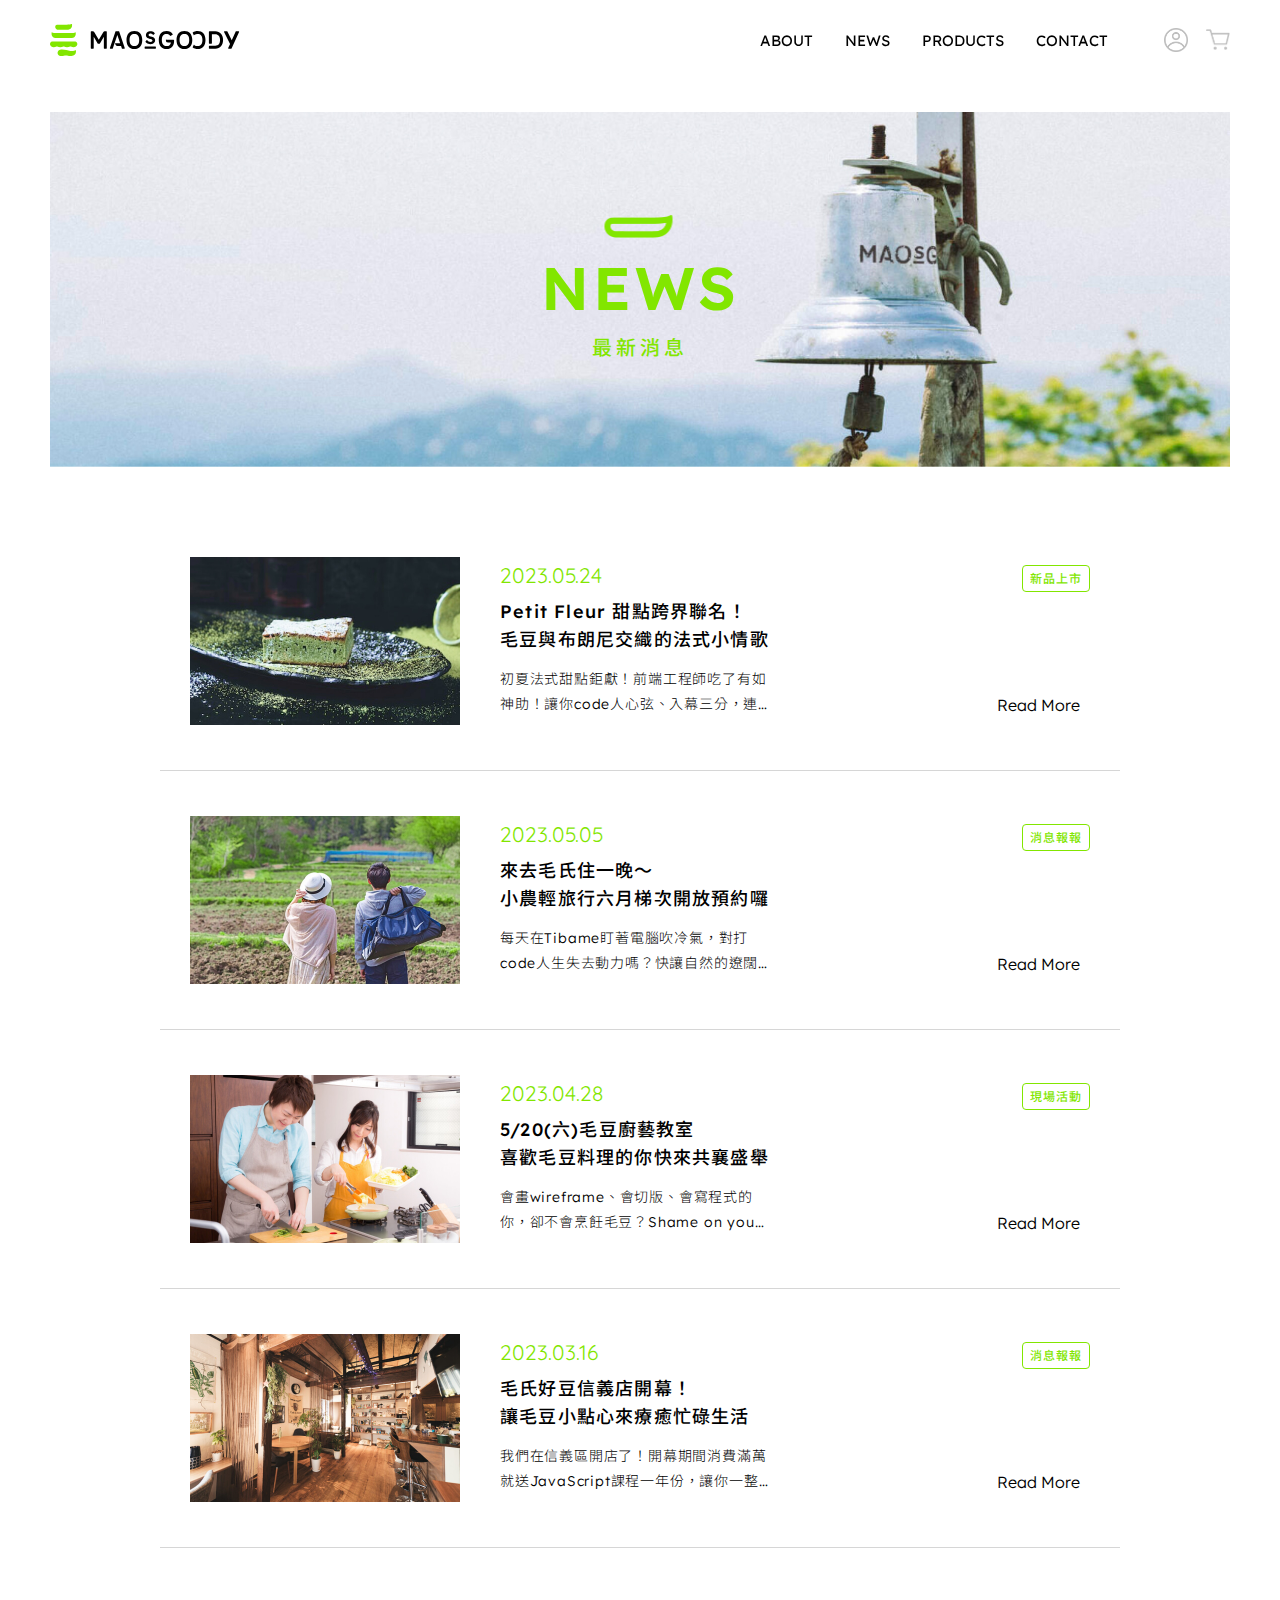
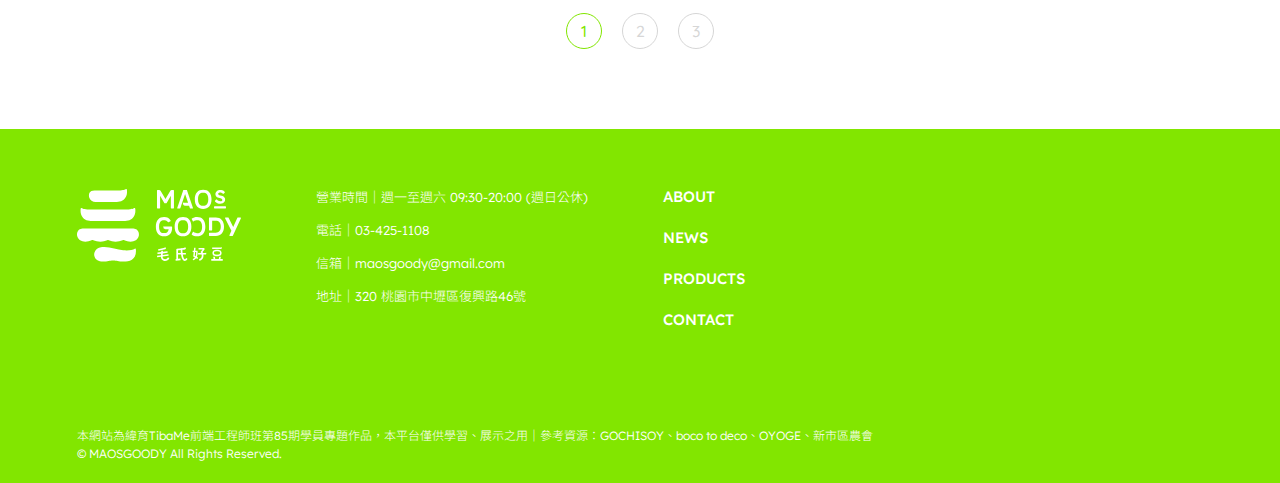
<file: news.html>
<!DOCTYPE html>
<html lang="en">

<head>
    <meta charset="UTF-8">
    <meta http-equiv="X-UA-Compatible" content="IE=edge">
    <meta name="viewport" content="width=device-width, initial-scale=1.0">
    <title>最新消息｜MAOSGOODY 毛氏好豆</title>
    <link href="pic/favicon.ico" rel="icon">
    <link rel="stylesheet" href="reset.css">

    <link rel="stylesheet" href="https://cdnjs.cloudflare.com/ajax/libs/font-awesome/6.4.0/css/all.min.css"
        integrity="sha512-iecdLmaskl7CVkqkXNQ/ZH/XLlvWZOJyj7Yy7tcenmpD1ypASozpmT/E0iPtmFIB46ZmdtAc9eNBvH0H/ZpiBw=="
        crossorigin="anonymous" referrerpolicy="no-referrer" />

    <link rel="preconnect" href="https://fonts.googleapis.com">
    <link rel="preconnect" href="https://fonts.gstatic.com" crossorigin>
    <link
        href="https://fonts.googleapis.com/css2?family=Lato:wght@300;400&family=Lexend+Deca:wght@200;300;400;500;600;700&family=Noto+Sans+TC:wght@100;300;400;500;700;900&family=Quicksand:wght@300;400;500;600&display=swap"
        rel="stylesheet">

    <link rel="stylesheet" href="style.css">
    <link rel="stylesheet" href="news.css">

</head>

<body>

    <input type="checkbox" id="menu_switch">
    <header class="main_header">
        <div class="container">
            <a href="index.html" class="logo">
                <img src="pic/nav_logo.svg" alt="MAOSGOODY | 毛氏好豆">
            </a>

            <ul class="nav_list">
                <li><a href="about.html">ABOUT</a></li>
                <li><a href="news.html">NEWS</a></li>
                <li><a href="products.html">PRODUCTS</a></li>
                <li><a href="contact.html">CONTACT</a></li>
            </ul>
            <ul class="nav_button">
                <li>
                    <a href="login.html">
                        <img src="pic/nav_login.png" alt="Log in">
                    </a>
                </li>
                <li>
                    <a href="#">
                        <img src="pic/nav_cart.png" alt="Cart">
                    </a>
                </li>
            </ul>
            <label for="menu_switch" class="hb">
                <span></span>
                <span></span>
                <span></span>
            </label>
        </div>
    </header>


    <section class="section_banner">
        <div class="banner_container">
            <div class="banner_bg">
                <!-- <img src="pic/news_banner_s.jpg" alt=""> -->
            </div>
            <div class="banner_text">
                <div class="icon">
                    <img src="pic/news_bannericon.png" alt="">
                </div>
                <h2>NEWS</h2>
                <h3>最新消息</h3>
            </div>
        </div>
    </section>

    <section class="section_news">
        <div class="news_list">
            <div class="news_wrap">
                <div class="news_content">
                    <div class="news_pic">
                        <img src="pic/news1_s.jpg" alt="">
                    </div>
                    <div class="news_text">
                        <p class="date">2023.05.24</p>
                        <p class="news_title">
                            Petit Fleur 甜點跨界聯名！<br>
                            毛豆與布朗尼交織的法式小情歌</p>
                        <p class="news_article">
                            初夏法式甜點鉅獻！前端工程師吃了有如神助！讓你code人心弦、入幕三分，連Amos看了都說豪棒棒
                        </p>
                    </div>
                </div>
                <div class="news_function">
                    <div class="news_label">新品上市</div>
                    <a href="#">
                        <span>Read More</span>
                        <i class="fa-solid fa-arrow-right"></i>
                    </a>
                </div>
            </div>
            <div class="news_wrap">
                <div class="news_content">
                    <div class="news_pic">
                        <img src="pic/news2_s.jpg" alt="">
                    </div>
                    <div class="news_text">
                        <p class="date">2023.05.05</p>
                        <p class="news_title">
                            來去毛氏住一晚～<br>
                            小農輕旅行六月梯次開放預約囉</p>
                        <p class="news_article">
                            每天在Tibame盯著電腦吹冷氣，對打code人生失去動力嗎？快讓自然的遼闊山林和田野風情療癒你匱乏的心靈~
                        </p>
                    </div>
                </div>
                <div class="news_function">
                    <div class="news_label">消息報報</div>
                    <a href="#">
                        <span>Read More</span>
                        <i class="fa-solid fa-arrow-right"></i>
                    </a>
                </div>
            </div>
            <div class="news_wrap">
                <div class="news_content">
                    <div class="news_pic">
                        <img src="pic/news3_s.jpg" alt="">
                    </div>
                    <div class="news_text">
                        <p class="date">2023.04.28</p>
                        <p class="news_title">
                            5/20(六)毛豆廚藝教室<br>
                            喜歡毛豆料理的你快來共襄盛舉</p>
                        <p class="news_article">
                            會畫wireframe、會切版、會寫程式的你，卻不會烹飪毛豆？Shame on you！還不快來毛氏好豆的廚藝教室來學個幾招！
                        </p>
                    </div>
                </div>
                <div class="news_function">
                    <div class="news_label">現場活動</div>
                    <a href="#">
                        <span>Read More</span>
                        <i class="fa-solid fa-arrow-right"></i>
                    </a>
                </div>
            </div>
            <div class="news_wrap">
                <div class="news_content">
                    <div class="news_pic">
                        <img src="pic/news4_s.jpg" alt="">
                    </div>
                    <div class="news_text">
                        <p class="date">2023.03.16</p>
                        <p class="news_title">
                            毛氏好豆信義店開幕！<br>
                            讓毛豆小點心來療癒忙碌生活</p>
                        <p class="news_article">
                            我們在信義區開店了！開幕期間消費滿萬就送JavaScript課程一年份，讓你一整年都能坐在我們店裡享受一個人的線上課程時光
                        </p>
                    </div>
                </div>
                <div class="news_function">
                    <div class="news_label">消息報報</div>
                    <a href="#">
                        <span>Read More</span>
                        <i class="fa-solid fa-arrow-right"></i>
                    </a>
                </div>
            </div>
        </div>
    </section>

    <div class="section_page">
        <div class="page_container">
            <a href="#" class="p1">1</a>
            <a href="#">2</a>
            <a href="#">3</a>
        </div>
    </div>

    <footer class="main_footer">
        <div class="footer_container">
            <div class="footer_list">
                <div class="logo">
                    <img src="pic/footer_logo.svg" alt="">
                </div>
                <div class="info">
                    <p>
                        營業時間｜週一至週六 09:30-20:00 (週日公休)<br>
                        電話｜03-425-1108<br>
                        信箱｜maosgoody@gmail.com<br>
                        地址｜320 桃園市中壢區復興路46號<br>
                    </p>
                </div>
                <div class="nav">
                    <a href="#">ABOUT</a>
                    <a href="#">NEWS</a>
                    <a href="#">PRODUCTS</a>
                    <a href="#">CONTACT</a>
                </div>
                <div class="follow">
                    <a href="#"><i class="fa-brands fa-instagram"></i></a>
                    <a href="#"><i class="fa-brands fa-facebook-f"></i></a>
                    <a href="#"><i class="fa-brands fa-twitter"></i></a>
                </div>
            </div>
            <div class="footer_copyright">
                <p>本網站為緯育TibaMe前端工程師班第85期學員專題作品，本平台僅供學習、展示之用｜參考資源：GOCHISOY、boco to deco、OYOGE、新市區農會<br>
                    &copy; MAOSGOODY All Rights Reserved.</p>
            </div>
        </div>
    </footer>

</body>

</html>
</file>
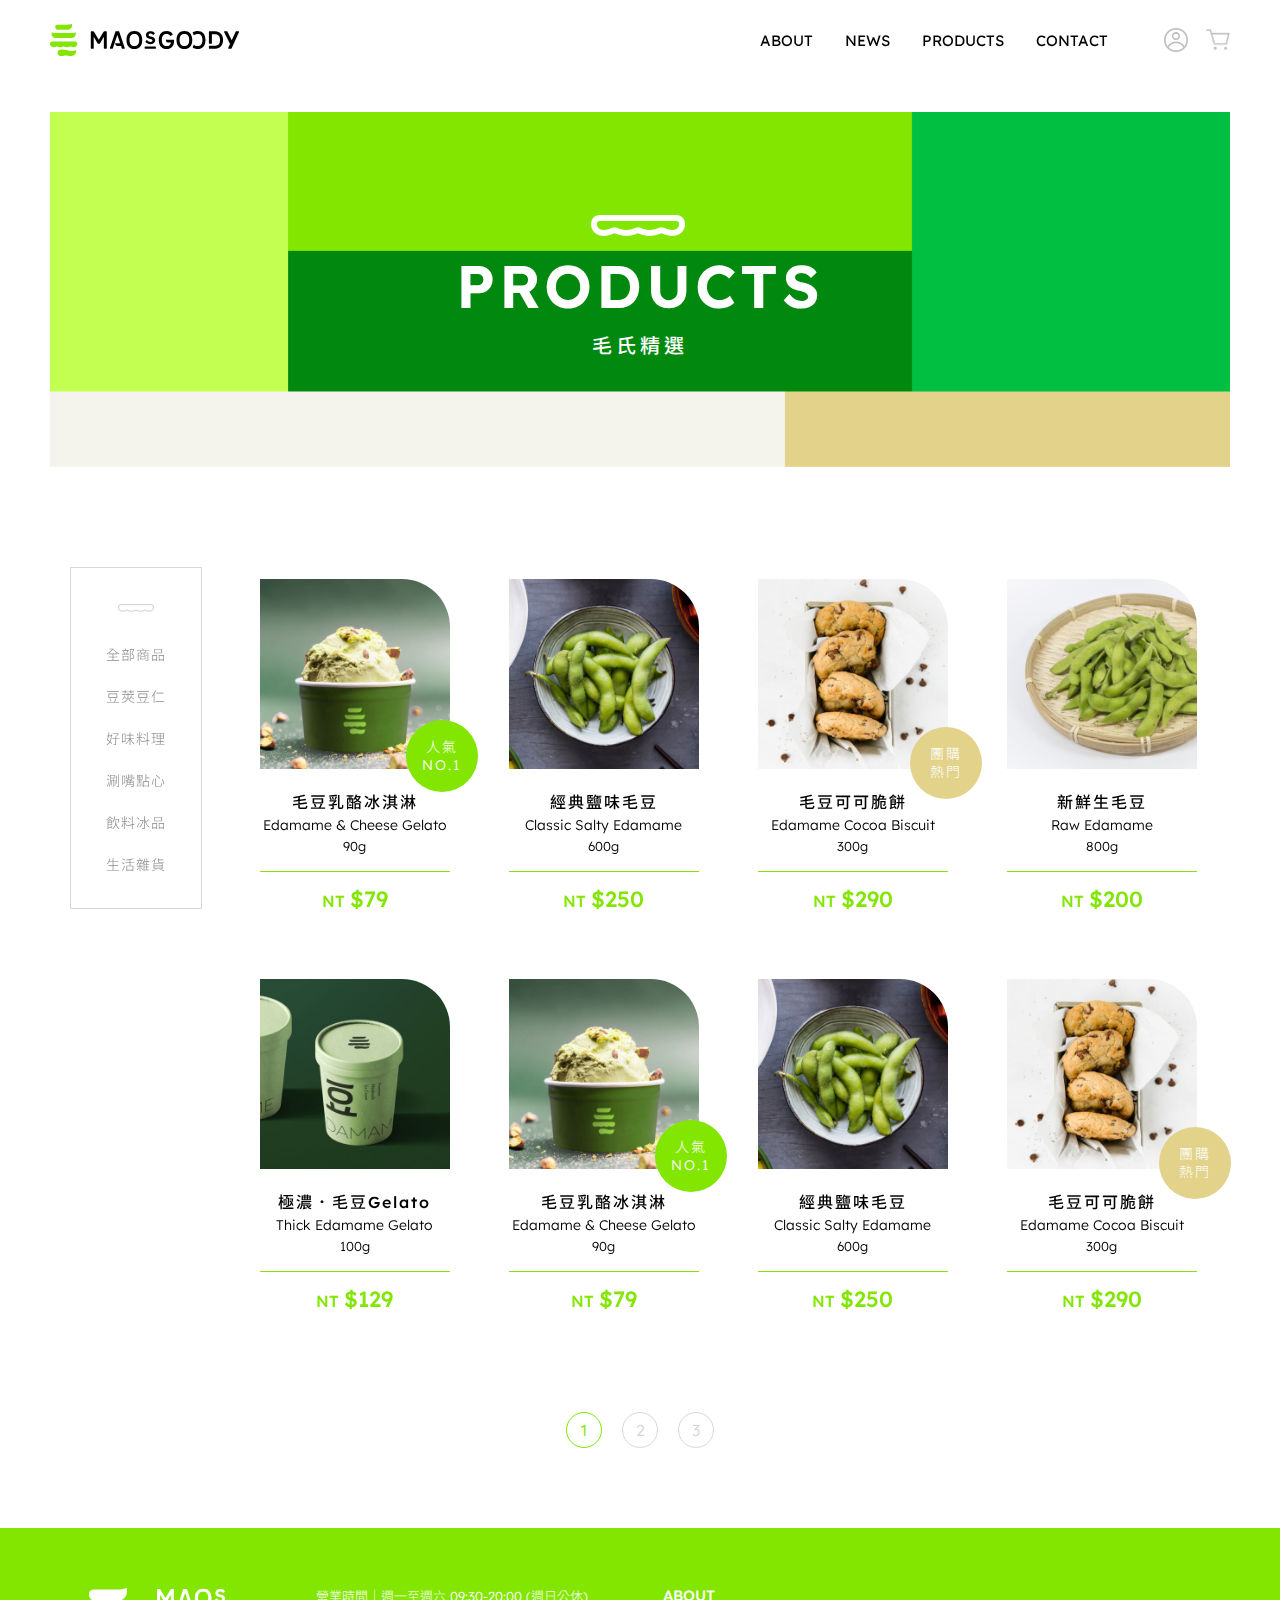
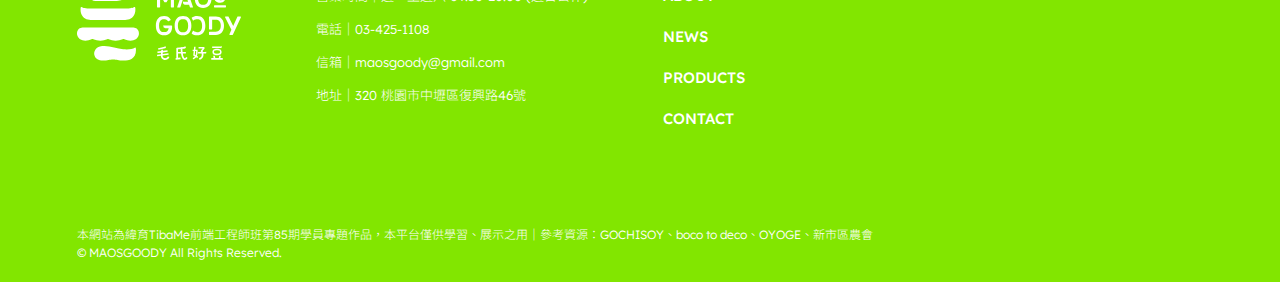
<file: products.html>
<!DOCTYPE html>
<html lang="en">

<head>
    <meta charset="UTF-8">
    <meta http-equiv="X-UA-Compatible" content="IE=edge">
    <meta name="viewport" content="width=device-width, initial-scale=1.0">
    <title>毛氏精選｜MAOSGOODY 毛氏好豆</title>
    <link href="pic/favicon.ico" rel="icon">
    <link rel="stylesheet" href="reset.css">

    <link rel="stylesheet" href="https://cdnjs.cloudflare.com/ajax/libs/font-awesome/6.4.0/css/all.min.css"
        integrity="sha512-iecdLmaskl7CVkqkXNQ/ZH/XLlvWZOJyj7Yy7tcenmpD1ypASozpmT/E0iPtmFIB46ZmdtAc9eNBvH0H/ZpiBw=="
        crossorigin="anonymous" referrerpolicy="no-referrer" />

    <link rel="preconnect" href="https://fonts.googleapis.com">
    <link rel="preconnect" href="https://fonts.gstatic.com" crossorigin>
    <link
        href="https://fonts.googleapis.com/css2?family=Lato:wght@300;400&family=Lexend+Deca:wght@200;300;400;500;600;700&family=Noto+Sans+TC:wght@100;300;400;500;700;900&family=Quicksand:wght@300;400;500;600&display=swap"
        rel="stylesheet">

    <link rel="stylesheet" href="style.css">
    <link rel="stylesheet" href="products.css">

</head>

<body>

    <input type="checkbox" id="menu_switch">
    <header class="main_header">
        <div class="container">
            <a href="index.html" class="logo">
                <img src="pic/nav_logo.svg" alt="MAOSGOODY | 毛氏好豆">
            </a>

            <ul class="nav_list">
                <li><a href="about.html">ABOUT</a></li>
                <li><a href="news.html">NEWS</a></li>
                <li><a href="products.html">PRODUCTS</a></li>
                <li><a href="contact.html">CONTACT</a></li>
            </ul>
            <ul class="nav_button">
                <li>
                    <a href="login.html">
                        <img src="pic/nav_login.png" alt="Log in">
                    </a>
                </li>
                <li>
                    <a href="#">
                        <img src="pic/nav_cart.png" alt="Cart">
                    </a>
                </li>
            </ul>
            <label for="menu_switch" class="hb">
                <span></span>
                <span></span>
                <span></span>
            </label>
        </div>
    </header>



    <section class="section_banner">
        <div class="banner_container">
            <div class="banner_bg">
                <!-- <img src="pic/products_banner.png" alt=""> -->
            </div>
            <div class="banner_text">
                <div class="icon">
                    <img src="pic/products_bannericon.png" alt="">
                </div>
                <h2>PRODUCTS</h2>
                <h3>毛氏精選</h3>
            </div>
        </div>
    </section>


    <section class="section_product">
        <div class="product_container">
            <div class="nav_wrap">
                <div class="nav_list">
                    <div class="nav_icon">
                        <img src="pic/products_nav_icon.png" alt="">
                    </div>
                    <a href="products.html">全部商品</a>
                    <a href="products.html">豆莢豆仁</a>
                    <a href="products.html">好味料理</a>
                    <a href="products.html">涮嘴點心</a>
                    <a href="products.html">飲料冰品</a>
                    <a href="products.html">生活雜貨</a>
                </div>
            </div>
            <div class="product_wrap">
                <div class="product_card">
                    <a href="products_item.html">
                        <div class="card_pic">
                            <img src="pic/product_pic_1_s.jpg" alt="">
                        </div>
                        <div class="card_text">
                            <h4 class="name">毛豆乳酪冰淇淋</h4>
                            <h4 class="name_en">Edamame & Cheese Gelato</h4>
                            <div class="weight">90g</div>
                            <div class="price"><span>NT </span>$79</div>
                        </div>
                        <div class="card_label">人氣<br>NO.1</div>
                    </a>
                </div>
                <div class="product_card">
                    <a href="products_item.html">
                        <div class="card_pic">
                            <img src="pic/product_pic_2_s.jpg" alt="">
                        </div>
                        <div class="card_text">
                            <h4 class="name">經典鹽味毛豆</h4>
                            <h4 class="name_en">Classic Salty Edamame</h4>
                            <div class="weight">600g</div>
                            <div class="price"><span>NT </span>$250</div>
                        </div>

                    </a>
                </div>
                <div class="product_card">
                    <a href="products_item.html">
                        <div class="card_pic">
                            <img src="pic/product_pic_3_s.jpg" alt="">
                        </div>
                        <div class="card_text">
                            <h4 class="name">毛豆可可脆餅</h4>
                            <h4 class="name_en">Edamame Cocoa Biscuit</h4>
                            <div class="weight">300g</div>
                            <div class="price"><span>NT </span>$290</div>
                        </div>
                        <div class="card_label_gold">團購<br>熱門</div>
                    </a>
                </div>
                <div class="product_card">
                    <a href="products_item.html">
                        <div class="card_pic">
                            <img src="pic/product_pic_5_s.jpg" alt="">
                        </div>
                        <div class="card_text">
                            <h4 class="name">新鮮生毛豆</h4>
                            <h4 class="name_en">Raw Edamame</h4>
                            <div class="weight">800g</div>
                            <div class="price"><span>NT </span>$200</div>
                        </div>

                    </a>
                </div>
                <div class="product_card">
                    <a href="products_item.html">
                        <div class="card_pic">
                            <img src="pic/product_pic_4_s.jpg" alt="">
                        </div>
                        <div class="card_text">
                            <h4 class="name">極濃．毛豆Gelato</h4>
                            <h4 class="name_en">Thick Edamame Gelato</h4>
                            <div class="weight">100g</div>
                            <div class="price"><span>NT </span>$129</div>
                        </div>

                    </a>
                </div>
                <div class="product_card">
                    <a href="products_item.html">
                        <div class="card_pic">
                            <img src="pic/product_pic_1_s.jpg" alt="">
                        </div>
                        <div class="card_text">
                            <h4 class="name">毛豆乳酪冰淇淋</h4>
                            <h4 class="name_en">Edamame & Cheese Gelato</h4>
                            <div class="weight">90g</div>
                            <div class="price"><span>NT </span>$79</div>
                        </div>
                        <div class="card_label">人氣<br>NO.1</div>
                    </a>
                </div>
                <div class="product_card">
                    <a href="products_item.html">
                        <div class="card_pic">
                            <img src="pic/product_pic_2_s.jpg" alt="">
                        </div>
                        <div class="card_text">
                            <h4 class="name">經典鹽味毛豆</h4>
                            <h4 class="name_en">Classic Salty Edamame</h4>
                            <div class="weight">600g</div>
                            <div class="price"><span>NT </span>$250</div>
                        </div>

                    </a>
                </div>
                <div class="product_card">
                    <a href="products_item.html">
                        <div class="card_pic">
                            <img src="pic/product_pic_3_s.jpg" alt="">
                        </div>
                        <div class="card_text">
                            <h4 class="name">毛豆可可脆餅</h4>
                            <h4 class="name_en">Edamame Cocoa Biscuit</h4>
                            <div class="weight">300g</div>
                            <div class="price"><span>NT </span>$290</div>
                        </div>
                        <div class="card_label_gold">團購<br>熱門</div>
                    </a>
                </div>
            </div>
        </div>
    </section>

    <div class="section_page">
        <div class="page_container">
            <a href="#" class="p1">1</a>
            <a href="#">2</a>
            <a href="#">3</a>
        </div>
    </div>

    <footer class="main_footer">
        <div class="footer_container">
            <div class="footer_list">
                <div class="logo">
                    <img src="pic/footer_logo.svg" alt="">
                </div>
                <div class="info">
                    <p>
                        營業時間｜週一至週六 09:30-20:00 (週日公休)<br>
                        電話｜03-425-1108<br>
                        信箱｜maosgoody@gmail.com<br>
                        地址｜320 桃園市中壢區復興路46號<br>
                    </p>
                </div>
                <div class="nav">
                    <a href="#">ABOUT</a>
                    <a href="#">NEWS</a>
                    <a href="#">PRODUCTS</a>
                    <a href="#">CONTACT</a>
                </div>
                <div class="follow">
                    <a href="#"><i class="fa-brands fa-instagram"></i></a>
                    <a href="#"><i class="fa-brands fa-facebook-f"></i></a>
                    <a href="#"><i class="fa-brands fa-twitter"></i></a>
                </div>
            </div>
            <div class="footer_copyright">
                <p>本網站為緯育TibaMe前端工程師班第85期學員專題作品，本平台僅供學習、展示之用｜參考資源：GOCHISOY、boco to deco、OYOGE、新市區農會<br>
                    &copy; MAOSGOODY All Rights Reserved.</p>
            </div>
        </div>
    </footer>

</body>

</html>
</file>
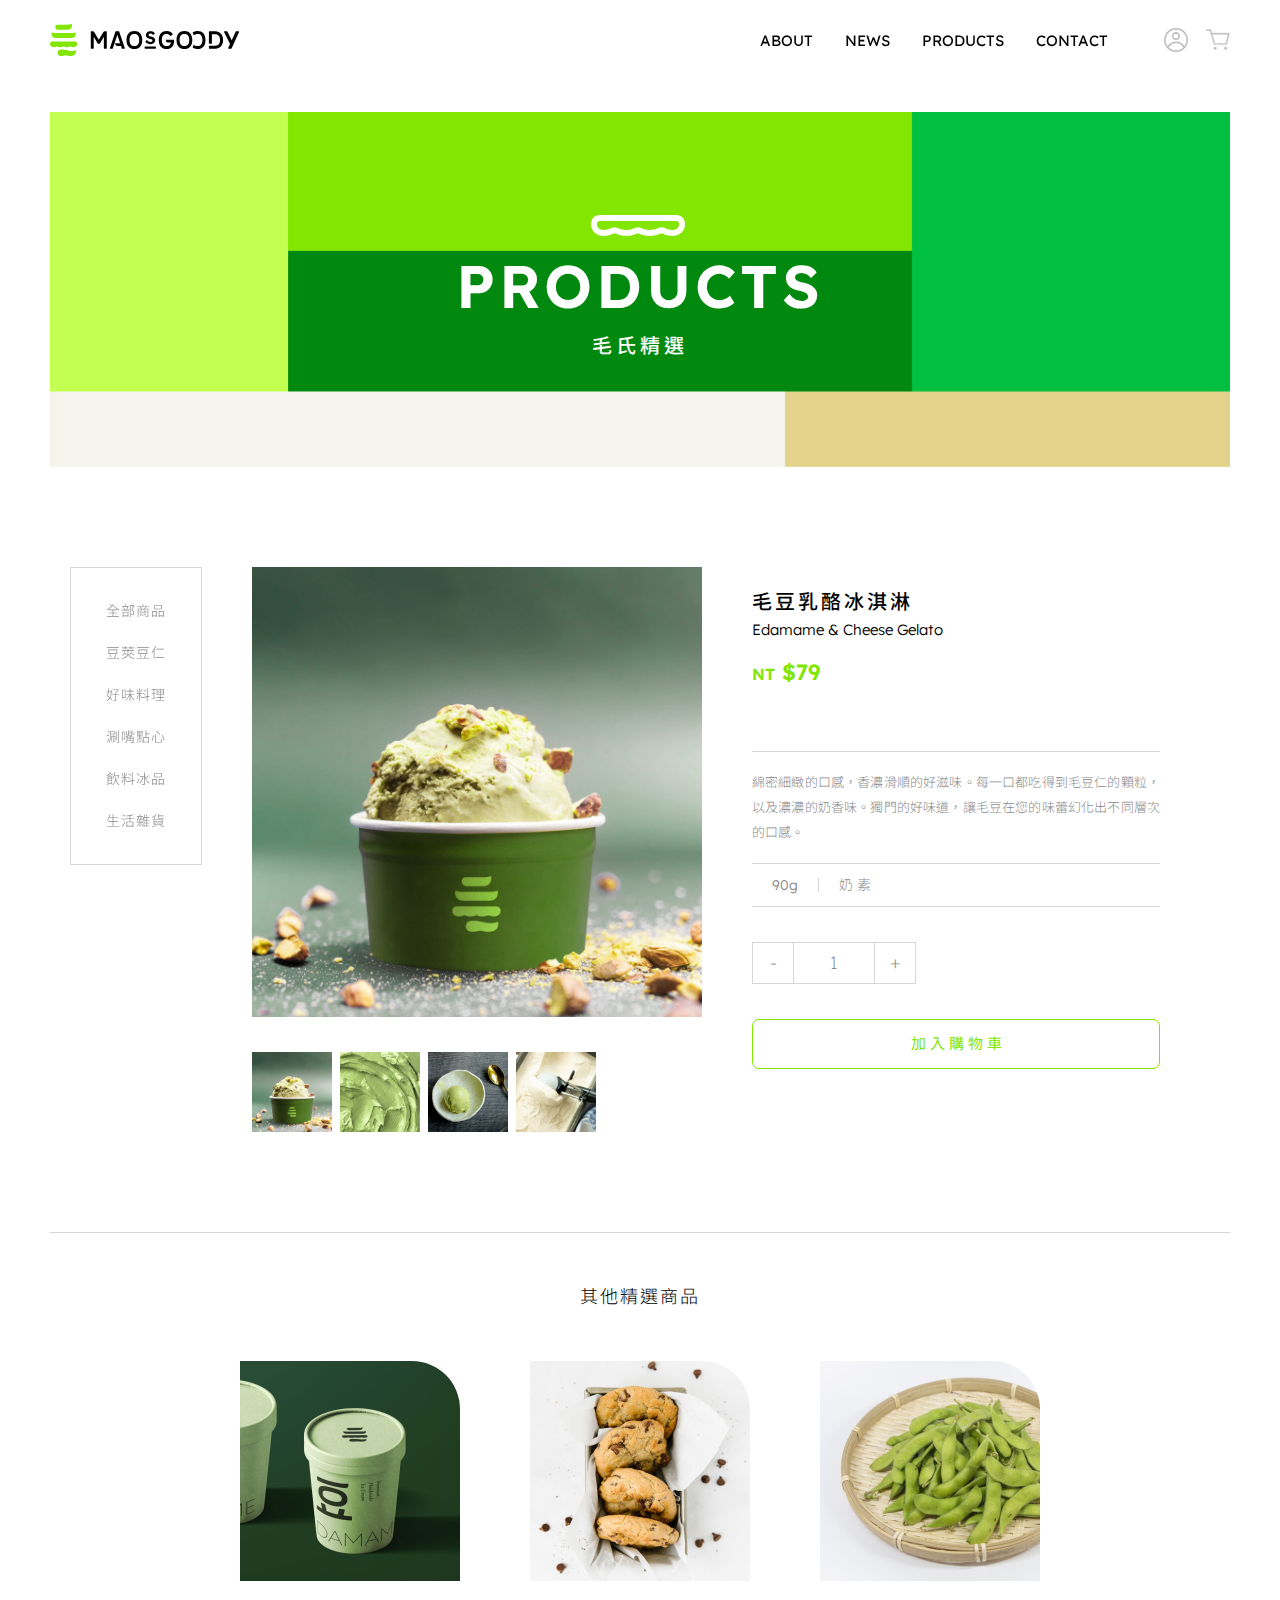
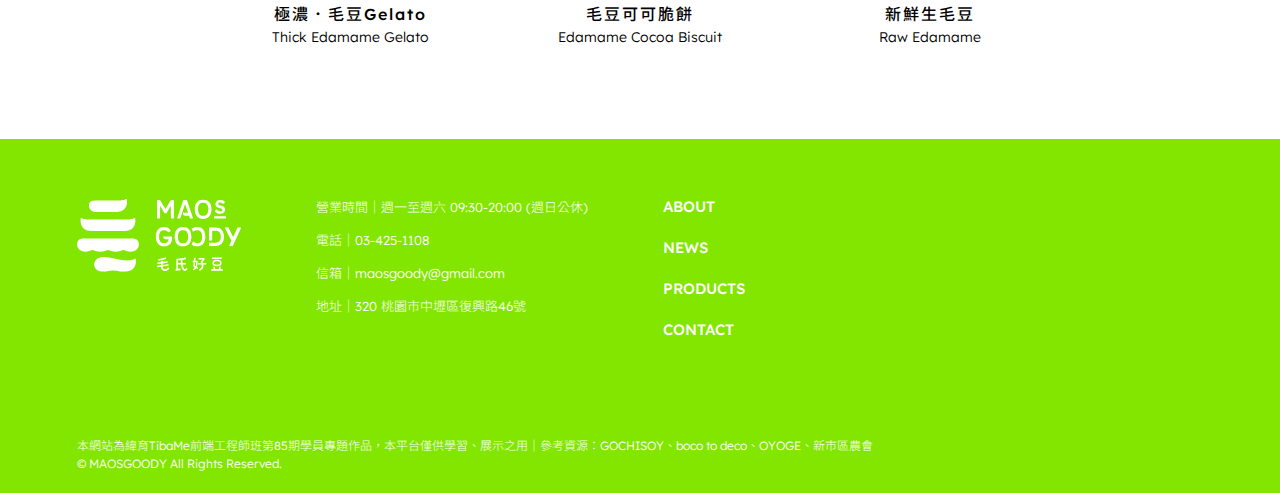
<file: products_item.html>
<!DOCTYPE html>
<html lang="en">

<head>
    <meta charset="UTF-8">
    <meta http-equiv="X-UA-Compatible" content="IE=edge">
    <meta name="viewport" content="width=device-width, initial-scale=1.0">
    <title>毛氏精選｜MAOSGOODY 毛氏好豆</title>
    <link href="pic/favicon.ico" rel="icon">
    <link rel="stylesheet" href="reset.css">

    <link rel="stylesheet" href="https://cdnjs.cloudflare.com/ajax/libs/font-awesome/6.4.0/css/all.min.css"
        integrity="sha512-iecdLmaskl7CVkqkXNQ/ZH/XLlvWZOJyj7Yy7tcenmpD1ypASozpmT/E0iPtmFIB46ZmdtAc9eNBvH0H/ZpiBw=="
        crossorigin="anonymous" referrerpolicy="no-referrer" />

    <link rel="preconnect" href="https://fonts.googleapis.com">
    <link rel="preconnect" href="https://fonts.gstatic.com" crossorigin>
    <link
        href="https://fonts.googleapis.com/css2?family=Lato:wght@300;400&family=Lexend+Deca:wght@200;300;400;500;600;700&family=Noto+Sans+TC:wght@100;300;400;500;700;900&family=Quicksand:wght@300;400;500;600&display=swap"
        rel="stylesheet">

    <link rel="stylesheet" href="style.css">
    <link rel="stylesheet" href="products_item.css">
    <script src="products_item.js"></script>

</head>


<body>

    <input type="checkbox" id="menu_switch">
    <header class="main_header">
        <div class="container">
            <a href="index.html" class="logo">
                <img src="pic/nav_logo.svg" alt="MAOSGOODY | 毛氏好豆">
            </a>

            <ul class="nav_list">
                <li><a href="about.html">ABOUT</a></li>
                <li><a href="news.html">NEWS</a></li>
                <li><a href="products.html">PRODUCTS</a></li>
                <li><a href="contact.html">CONTACT</a></li>
            </ul>
            <ul class="nav_button">
                <li>
                    <a href="login.html">
                        <img src="pic/nav_login.png" alt="Log in">
                    </a>
                </li>
                <li>
                    <a href="#">
                        <img src="pic/nav_cart.png" alt="Cart">
                    </a>
                </li>
            </ul>
            <label for="menu_switch" class="hb">
                <span></span>
                <span></span>
                <span></span>
            </label>
        </div>
    </header>

    <section class="section_banner">
        <div class="banner_container">
            <div class="banner_bg">
                <!-- <img src="pic/products_banner.png" alt=""> -->
            </div>
            <div class="banner_text">
                <div class="icon">
                    <img src="pic/products_bannericon.png" alt="">
                </div>
                <h2>PRODUCTS</h2>
                <h3>毛氏精選</h3>
            </div>
        </div>
    </section>


    <section class="section_product">
        <div class="product_container">
            <div class="nav_wrap">
                <div class="nav_list">
                    <div class="nav_icon">
                        <img src="pic/products_nav_icon.png" alt="">
                    </div>
                    <a href="products.html">全部商品</a>
                    <a href="products.html">豆莢豆仁</a>
                    <a href="products.html">好味料理</a>
                    <a href="products.html">涮嘴點心</a>
                    <a href="products.html">飲料冰品</a>
                    <a href="products.html">生活雜貨</a>
                </div>
            </div>
            <div class="product_wrap">
                <div class="product_pic_wrap">
                    <div class="main_pic">
                        <img src="pic/product_mainpic_sq.jpg" alt="" class="bigImg">
                    </div>
                    <div class="pic_list">
                        <div class="sub_pic">
                            <img src="pic/product_mainpic_sq.jpg" alt="" class="smallImg">
                        </div>
                        <div class="sub_pic">
                            <img src="pic/product_subpic_1_sq.jpg" alt="" class="smallImg">
                        </div>
                        <div class="sub_pic">
                            <img src="pic/product_subpic_2_sq.jpg" alt="" class="smallImg">
                        </div>
                        <div class="sub_pic">
                            <img src="pic/product_subpic_3_sq.jpg" alt="" class="smallImg">
                        </div>
                    </div>
                </div>
                <div class="product_info_wrap">
                    <div class="information">
                        <div class="info_main">
                            <h4 class="title">毛豆乳酪冰淇淋</h4>
                            <p class="title_en">Edamame & Cheese Gelato</p>
                            <p class="price"><span>NT</span> $79</p>
                        </div>
                        <div class="info_text">
                            綿密細緻的口感，香濃滑順的好滋味。每一口都吃得到毛豆仁的顆粒，以及濃濃的奶香味。獨門的好味道，讓毛豆在您的味蕾幻化出不同層次的口感。
                        </div>
                        <div class="info_note">
                            <div class="weight">90g</div>
                            <div class="vegan">奶 素</div>
                        </div>
                    </div>
                    <div class="quantity_select">
                        <div class="quantity_btn">
                            <div class="minus">-</div>
                            <div class="number">1</div>
                            <div class="plus">+</div>
                        </div>
                    </div>
                    <div class="cart_button">
                        <a href="#">加 入 購 物 車</a>
                    </div>

                </div>
            </div>
        </div>
    </section>


    <section class="section_others">
        <div class="others_container">
            <h5 class="others_title">其他精選商品</h5>
            <div class="others_list">
                <div class="others_card">
                    <a href="#">
                        <div class="others_pic">
                            <img src="pic/product_pic_4_s.jpg" alt="">
                        </div>
                        <div class="others_text">
                            <div class="others_name">極濃．毛豆Gelato</div>
                            <div class="others_name_en">Thick Edamame Gelato</div>
                        </div>
                    </a>
                </div>
                <div class="others_card">
                    <a href="#">
                        <div class="others_pic">
                            <img src="pic/product_pic_3_s.jpg" alt="">
                        </div>
                        <div class="others_text">
                            <div class="others_name">毛豆可可脆餅</div>
                            <div class="others_name_en">Edamame Cocoa Biscuit</div>
                        </div>
                    </a>
                </div>
                <div class="others_card">
                    <a href="#">
                        <div class="others_pic">
                            <img src="pic/product_pic_5_s.jpg" alt="">
                        </div>
                        <div class="others_text">
                            <div class="others_name">新鮮生毛豆</div>
                            <div class="others_name_en">Raw Edamame</div>
                        </div>
                    </a>
                </div>
            </div>
        </div>
    </section>

    <footer class="main_footer">
        <div class="footer_container">
            <div class="footer_list">
                <div class="logo">
                    <img src="pic/footer_logo.svg" alt="">
                </div>
                <div class="info">
                    <p>
                        營業時間｜週一至週六 09:30-20:00 (週日公休)<br>
                        電話｜03-425-1108<br>
                        信箱｜maosgoody@gmail.com<br>
                        地址｜320 桃園市中壢區復興路46號<br>
                    </p>
                </div>
                <div class="nav">
                    <a href="#">ABOUT</a>
                    <a href="#">NEWS</a>
                    <a href="#">PRODUCTS</a>
                    <a href="#">CONTACT</a>
                </div>
                <div class="follow">
                    <a href="#"><i class="fa-brands fa-instagram"></i></a>
                    <a href="#"><i class="fa-brands fa-facebook-f"></i></a>
                    <a href="#"><i class="fa-brands fa-twitter"></i></a>
                </div>
            </div>
            <div class="footer_copyright">
                <p>本網站為緯育TibaMe前端工程師班第85期學員專題作品，本平台僅供學習、展示之用｜參考資源：GOCHISOY、boco to deco、OYOGE、新市區農會<br>
                    &copy; MAOSGOODY All Rights Reserved.</p>
            </div>
        </div>
    </footer>

</body>

</html>
</file>
<file: style.css>
* {
    font-family: "Lexend Deca", "Lato", "Quicksand", "Noto Sans TC", sans-serif;
    /* outline: solid red 1px; */
}

::selection {
    background: #82E600;
}

img {
    vertical-align: top;
}

body {
    padding-top: 80px;
}

#menu_switch {
    display: none;
}

.main_header {
    background-color: rgba(255, 255, 255, 0.92);
    position: fixed;
    top: 0;
    left: 0;
    z-index: 50;
    width: 100%;
}

.main_header .container {
    display: flex;
    align-items: center;
    padding: 24px 24px;
    margin: auto;
}

.main_header .container .logo {
    width: 190px;
    margin-right: auto;
}

.main_header .container .logo img {
    width: 100%;
    vertical-align: top;
}


.main_header .container .nav_list li {
    padding: 0px 16px;

}

.main_header .container .nav_list a {
    display: inline-block;
    text-decoration: none;
    color: black;
    font-size: 15px;
    font-weight: 400;
    transition: 0.25s;
}

.main_header .container .nav_list a:hover {
    color: #82E600;
    transform: scale(1.08);
}


.main_header .container .nav_button {
    display: flex;
    align-items: center;
}

.main_header .container .nav_button li {
    width: 24px;
    padding-left: 18px;
}

.main_header .container .nav_button img {
    width: 100%;
    vertical-align: top;
}


.main_footer {
    width: 100%;
    background-color: #82E600;
}

.main_footer .footer_container {
    width: 80%;
    margin: auto;
}

.footer_container .footer_list {
    display: flex;
    flex-direction: column;
    gap: 50px;
    padding: 70px 0;
}

.footer_container .footer_list .logo {
    width: 200px;
}

.footer_container .footer_list .logo img {
    width: 100%;
}

.footer_container .footer_list .info p {
    font-size: 13px;
    font-weight: 300;
    color: white;
    line-height: 33px;
    margin-top: -8px;
}

.footer_container .footer_list .nav {
    display: flex;
    flex-direction: column;
    gap: 26px;
}

.footer_container .footer_list .nav a {
    display: inline-block;
    text-decoration: none;
    color: white;
    font-size: 15px;
    font-weight: 500;
}

.footer_container .footer_list .follow a {
    color: white;
    font-size: 30px;
    letter-spacing: 18px;
    transition: 0.2s;
}

.footer_container .footer_list .follow a:hover {
    color: #00890E;
}

.footer_container .footer_copyright {
    padding-bottom: 20px;
}

.footer_container .footer_copyright p {
    font-size: 12px;
    font-weight: 300;
    line-height: 1.5;
    color: white;
}

/*-------小於1024px-------*/

@media screen and (max-width: 1023px) {
    #menu_switch:checked+.main_header .container .nav_list {
        left: 0;
        opacity: 1;
        transition: .7s;
    }

    #menu_switch:checked+.main_header .container .nav_button {
        left: 0;
        opacity: 1;
        transition: .7s;
    }

    .main_header .container .nav_list {
        width: 100%;
        height: 100vh;
        position: absolute;
        top: 100%;
        left: 100%;
        padding-top: 30px;
        text-align: center;
        background-color: rgba(255, 255, 255, 0.85);
        transition: 1s;
        opacity: 0;
    }

    .main_header .container .nav_list a {
        display: block;
        padding: 30px 0;
        text-decoration: none;
        color: black;
        font-size: 24px;
        font-weight: 400;
        transition: 0.25s;
    }

    .main_header .container .nav_list a:hover {
        color: #82E600;
        transform: scale(1.08);
    }

    .main_header .container .hb {
        width: 41px;
        height: 41px;
        position: relative;
        /* display: flex;
        flex-direction: column;
        justify-content: space-evenly;
        align-items: center; */
    }

    .main_header .container .hb span {
        width: 84%;
        height: 3px;
        background-color: #82E600;
        position: absolute;
        margin: auto;
        left: 0;
        right: 0;
    }

    .main_header .container .hb span:nth-child(1) {
        top: 9px;
        transition: top .3s .3s, rotate .3s;
    }

    .main_header .container .hb span:nth-child(2) {
        top: 19px;
        opacity: 1;
        transition: .3s .3s;
    }

    .main_header .container .hb span:nth-child(3) {
        top: 29px;
        transition: top .3s .3s, rotate .3s;
    }

    #menu_switch:checked+.main_header .container .hb span:nth-child(1) {
        top: 19px;
        rotate: 45deg;
        transition: top .3s, rotate .3s .3s;
    }

    #menu_switch:checked+.main_header .container .hb span:nth-child(2) {
        opacity: 0;
        transition: .3s;
    }

    #menu_switch:checked+.main_header .container .hb span:nth-child(3) {
        top: 19px;
        rotate: -45deg;
        transition: top .3s, rotate .3s .3s;
    }

    .main_header .container .nav_button {
        width: 100%;
        position: absolute;
        top: 480px;
        left: 100%;
        justify-content: center;
        transition: 1s;
        opacity: 0;
    }

    .main_header .container .nav_button li {
        width: 30px;
        padding: 0px 30px;
    }

    .main_header .container .nav_button img {
        width: 100%;
        vertical-align: top;
    }

    .footer_container .footer_list .nav {
        display: none;
    }

}


/*-------1024px以上-------*/

@media screen and (min-width: 1024px) {

    .main_header {
        background-color: rgba(255, 255, 255, 0.92);
        position: fixed;
        top: 0;
        left: 0;
        z-index: 10;
        width: 100%;
    }

    .main_header .container {
        display: flex;
        align-items: center;
        padding: 24px 50px;
        margin: auto;
    }

    .main_header .container .logo {
        width: 190px;
        margin-right: auto;
    }

    .main_header .container .logo img {
        width: 100%;
        vertical-align: top;
    }


    .main_header .container .nav_list {
        display: flex;
        align-items: center;
        padding-right: 22px;
    }

    .main_header .container .nav_list li {
        padding: 0px 16px;

    }

    .main_header .container .nav_list a {
        display: inline-block;
        text-decoration: none;
        color: black;
        font-size: 15px;
        font-weight: 400;
        transition: 0.25s;
    }

    .main_header .container .nav_list a:hover {
        color: #82E600;
        transform: scale(1.08);
    }

    .main_header .container .hb {
        display: none;
    }

    .main_footer {
        width: 100%;
        background-color: #82E600;
    }

    .main_footer .footer_container {
        width: 88%;
        margin: auto;

    }

    .footer_container .footer_list {
        display: flex;
        flex-direction: row;
        gap: 75px;
        padding: 60px 0 100px;
    }

    .footer_container .footer_list .logo {
        width: 164px;
    }

    .footer_container .footer_list .logo img {
        width: 100%;
    }

    .footer_container .footer_list .info p {
        font-size: 13px;
        font-weight: 300;
        color: white;
        line-height: 33px;
        margin-top: -8px;
    }

    .footer_container .footer_list .nav {
        display: flex;
        flex-direction: column;
        gap: 26px;
    }

    .footer_container .footer_list .nav a {
        display: inline-block;
        text-decoration: none;
        color: white;
        font-size: 15px;
        font-weight: 500;
    }

    .footer_container .footer_list .follow {
        margin-left: auto;
    }

    .footer_container .footer_list .follow a {
        color: white;
        font-size: 30px;
        letter-spacing: 18px;
        transition: 0.2s;
    }

    .footer_container .footer_list .follow a:hover {
        color: #00890E;
    }

    .footer_container .footer_copyright {
        padding-bottom: 20px;
    }

    .footer_container .footer_copyright p {
        font-size: 12px;
        font-weight: 300;
        line-height: 1.5;
        color: white;
    }
}
</file>
<file: index.css>
.section_banner {
    width: 100%;
}

.banner_container {
    padding: 70px 0;
    position: relative;
}

.banner_container .banner_pic {
    position: relative;
}

.banner_container .banner_pic img {
    width: 100%;
}

.banner_container .banner_pic .banner_deco {
    animation: float 1.2s ease-in-out infinite alternate;
}


.banner_container .banner_pic .banner_deco img {
    width: 100%;
}

.banner_container .banner_text .intro {
    display: none;
}

.banner_container .banner_text .title {
    font-size: 46px;
    color: #82E600;
    line-height: 1.1;
    font-weight: 500;
    padding: 36px 0 24px;
    /* margin-left: -5px; */

}

.banner_container .banner_text .title_ch {
    font-size: 19px;
    color: #82E600;
    font-weight: 500;
    letter-spacing: 1px;
}

.section_about {
    width: 100%;
}

.about_container .keyvisual {
    display: flex;
}

.about_container .keyvisual .kv_pic {
    max-width: 428px;
    animation: kv_pulse 1s ease-in-out infinite alternate;
}

@keyframes kv_pulse {

    0% {
        transform: scale(1);
    }

    100% {
        transform: scale(1.04);
    }

}

.about_container .keyvisual .kv_pic img {
    width: 100%;
}

.about_container .keyvisual .kv_text {
    writing-mode: vertical-rl;
    font-size: 16px;
    font-weight: 400;
    letter-spacing: 5px;
    padding: 50px 10px 0;
}

.about_container .outline .outline_title {
    font-size: 32px;
    color: #82E600;
    font-weight: 600;
}

.about_container .outline .outline_text {
    font-size: 16px;
    color: black;
    font-weight: 300;
    line-height: 2.1;
    letter-spacing: 1px;
    padding-bottom: 45px;
}

.about_container .outline .button a {
    display: inline-block;
    width: 190px;
    box-sizing: border-box;
    border: 1px solid #82E600;
    text-decoration: none;
    color: #82E600;
    font-size: 18px;
    font-weight: 300;
    text-align: center;
    line-height: 48px;
    border-radius: 7px;
    transition: 0.3s;
}

.about_container .outline .button a:hover {
    background-color: #82E600;
    color: white;
}

.section_products {
    width: 100%;
    background-color: #82E600;
}

.products_container {
    position: relative;
}

.products_container::before {
    content: "";
    width: 160px;
    height: 160px;
    border: 65px solid #82E600;
    border-radius: 50%;
    position: absolute;
    top: -230px;
    left: -80px;
    z-index: -1;
}

.products_header {
    padding-bottom: 40px;
}

.products_header .header_text {
    text-align: center;
}

.products_header .header_text .title {
    font-size: 32px;
    color: white;
    font-weight: 600;
}

.products_header .header_text .subtitle {
    font-size: 16px;
    color: #00890E;
    font-weight: 400;
    letter-spacing: 1.6px;
}

.products_header .header_pic {
    width: 100%;
    max-width: 850px;
    margin-left: auto;
}

.products_header .header_pic img {
    width: 100%;
}

.products_cardlist {
    padding-bottom: 40px;
}

.products_cardlist .products_card {
    width: 200px;
    display: flex;
    flex-direction: column;
    align-items: center;
    padding: 20px 25px;
}

.products_cardlist .products_card a {
    display: block;
}

.products_cardlist .products_card a:hover img {
    transform: scale(1.08);
}

.products_cardlist .products_card .card_pic {
    text-align: center;
    position: relative;
}

.products_cardlist .products_card .card_pic::before {
    content: "";
    width: 110px;
    height: 110px;
    border: 2px solid white;
    border-radius: 50%;
    position: absolute;
    top: -5px;
    left: 8px;
}

.products_cardlist .products_card .card_pic img {
    width: 70%;
    vertical-align: top;
    position: relative;
    transform: scale(1);
    transition: 0.3s;
}

.products_cardlist .products_card .card_pic::after {
    content: "";
    width: 50px;
    height: 50px;
    border: 2px solid white;
    border-radius: 50%;
    position: absolute;
    top: 95px;
    left: 135px;

}

.products_cardlist .products_card .card_text {
    display: flex;
    flex-direction: column;
    align-items: center;
    padding-top: 35px;

}

.products_cardlist .products_card .card_text .product_name {
    font-size: 16px;
    color: black;
    font-weight: 500;
    letter-spacing: 1.6px;
    padding-bottom: 8px;
}

.products_cardlist .products_card .card_text .english_name {
    font-size: 14px;
    color: black;
    font-weight: 300;
    padding-bottom: 8px;
}

.products_cardlist .products_card .card_text .weight {
    font-size: 13px;
    color: black;
    font-weight: 300;
    padding-bottom: 20px;
}

.products_cardlist .products_card .card_text .price {
    width: 200px;
    font-size: 22px;
    color: white;
    font-weight: 500;
    padding: 20px 0 0;
    border-top: 1px solid white;
    text-align: center;
}

.products_cardlist .products_card .card_text .price span {
    font-size: 16px;
}

.products_container .products_button {
    text-align: center;
    padding-bottom: 50px;
}

.products_container .products_button a {
    display: inline-block;
    width: 190px;
    box-sizing: border-box;
    border: 1px solid white;
    text-decoration: none;
    color: white;
    font-size: 18px;
    font-weight: 300;
    text-align: center;
    line-height: 48px;
    border-radius: 7px;
    transition: 0.3s;
}

.products_container .products_button a:hover {
    color: #82E600;
    background-color: #fff;
}

.section_news {
    width: 100%;
    background-color: #F4F4EC;
}

.section_news .news_container {
    padding: 80px 0 30px;
}

.news_container .title {
    text-align: center;
    font-size: 44px;
    color: #82E600;
    font-weight: 600;
    padding-bottom: 35px;
}

.news_list .news_wrap {
    border-bottom: 1.5px solid #D6D6D6;
}

.news_wrap .news_content .news_pic {
    width: 270px;
}

.news_wrap .news_content .news_pic img {
    width: 100%;
    vertical-align: top;
}

.news_wrap .news_content .news_text {
    width: 270px;
    display: flex;
    flex-direction: column;
    padding: 8px 0;
    justify-content: space-between;
}

.news_wrap .news_content .news_text .date {
    font-size: 21px;
    font-weight: 400;
    font-family: Quicksand;
    color: #82E600;
}

.news_wrap .news_content .news_text .news_title {
    font-size: 18px;
    font-weight: 500;
    line-height: 1.6;
    letter-spacing: 1.2px;
}

.news_wrap .news_content .news_text .news_article {
    font-size: 14px;
    font-weight: 300;
    line-height: 1.8;
    letter-spacing: 0.8px;
    display: -webkit-inline-box;
    -webkit-line-clamp: 2;
    -webkit-box-orient: vertical;
    overflow: hidden;
}

.news_list .news_wrap .news_function {
    display: flex;
    justify-content: space-between;
    padding: 8px 0 12px;
}

.news_list .news_wrap .news_function .news_label {
    font-size: 12px;
    font-weight: 500;
    letter-spacing: 0.1em;
    color: #82E600;
    background-color: #fff;
    border: 1.5px solid #82E600;
    border-radius: 4px;
    width: 66px;
    line-height: 25px;
    text-align: center;
}

.news_list .news_wrap .news_function a {
    text-decoration: none;
    color: black;
    font-size: 16px;
    font-weight: 300;
    display: inline-block;
    transition: 0.2s;
}

.news_list .news_wrap .news_function a span {
    display: inline-block;
    padding-right: 10px;
}

.news_list .news_wrap .news_function a:hover {
    color: #82E600;
    transform: translateX(-8px);
}

.news_container .news_button {
    text-align: center;
    padding: 55px;
}

.news_container .news_button a {
    display: inline-block;
    width: 190px;
    box-sizing: border-box;
    border: 1px solid #82E600;
    text-decoration: none;
    color: #82E600;
    font-size: 18px;
    font-weight: 300;
    text-align: center;
    line-height: 48px;
    border-radius: 7px;
    transition: 0.3s;
}

.news_container .news_button a:hover {
    background-color: #82E600;
    color: white;
}

.section_contact {
    width: 100%;
}

.contact_container {
    position: relative;
    overflow: hidden;
}

.section_contact .contact_container .contact_bg img {
    width: 100%;
    vertical-align: top;
}

.contact_container .contact_buttonlist {
    position: absolute;
    top: 50%;
    left: 50%;
    transform: translate(-50%, -50%);
}

.contact_container .contact_buttonlist a {
    display: inline-block;
    width: 240px;
    box-sizing: border-box;
    text-decoration: none;
    color: #82E600;
    background-color: #fff;
    font-size: 24px;
    font-weight: 600;
    text-align: center;
    line-height: 60px;
    border-radius: 10px;
    transition: 0.4s;
    transform: scale(1);
}

.contact_container .contact_buttonlist a:hover {
    color: white;
    background-color: #82E600;
    box-shadow: 0 0 8px rgba(0, 0, 0, 0.4);
    transform: scale(1.08);
}

.contact_container .contact_buttonlist a i {
    font-size: 20px;
}

/*---------跑馬燈-----------*/
.section_newsticker {
    overflow: hidden;
    padding: 30px 0;
    background-color: #82E600;
}

.newsticker_list {
    display: flex;
    flex-wrap: nowrap;
}

.newsticker_content.first {
    animation: scroll 30s linear infinite;
    padding: 0 20px;
}

.newsticker_content.second {
    padding: 0 20px;
    animation: scroll2 30s linear infinite;
    animation-delay: -15s;
}

.newsticker_content img {
    width: 100vw;
    vertical-align: top;
}

@keyframes scroll {
    from {
        transform: translateX(100%)
    }

    to {
        transform: translateX(-100%)
    }
}

@keyframes scroll2 {
    from {
        transform: translateX(0%)
    }

    to {
        transform: translateX(-200%)
    }
}

/*---------跑馬燈-----------*/



@media screen and (max-width: 1023px) {

    .banner_container .banner_pic {
        width: 85%;
        margin: auto;
    }

    .banner_container .banner_pic .banner_deco {
        width: 33%;
        position: absolute;
        bottom: -10%;
        right: 16%;
    }

    @keyframes float {
        0% {
            bottom: -10%;
        }

        100% {
            bottom: -15%;
        }
    }

    .banner_container .banner_text {
        padding: 0 12% 40px;
        text-align: center;
    }

    .banner_container .banner_text .title {
        font-size: 42px;
        padding: 50px 0 24px;
    }

    .about_container {
        padding-bottom: 60px;
    }

    .about_container .keyvisual {
        width: 80%;
        margin: auto;
        display: flex;
        justify-content: center;
    }

    .about_container .outline {
        width: 78%;
        margin: auto;
        text-align: center;
    }

    .about_container .outline .outline_title {
        padding: 25px 0;
    }

    .products_container::before {
        display: none;
    }

    .products_header .header_text .title {
        padding: 40px 0 25px;
    }

    .products_cardlist .products_card {
        margin: auto;
        padding: 45px 25px;
    }

    .section_news .news_container {
        padding: 50px 0 15px;
    }

    .news_container .title {
        font-size: 32px;
        padding-bottom: 10px;
    }

    .news_list .news_wrap {
        width: 270px;
        padding: 45px 15px;
        margin: auto;
    }

    .news_wrap .news_content .news_text .date {
        padding: 10px 0;
    }

    .news_list .news_wrap .news_function {
        align-items: center;
        padding: 8px 0 0;
    }

    .section_contact .contact_container .contact_bg {
        min-width: 768px;
    }

    .contact_container .contact_buttonlist {
        display: flex;
        flex-direction: column;
        gap: 30px;
    }

    .newsticker_content img {
        width: 200vw;
    }
}

/*---------768px以上，1024px以下-----------*/

@media screen and (min-width: 768px) and (max-width: 1023px) {

    .banner_container .banner_pic {
        width: 61%;
        margin-right: 0;
        margin-left: auto;
        padding-right: 50px;
    }

    .banner_container .banner_pic .banner_deco {
        width: 20%;
        position: absolute;
        top: 0px;
        left: -20px;
    }

    @keyframes float {
        0% {
            top: -15px;
        }

        100% {
            top: 15px;
        }
    }

    .banner_container .banner_text {
        padding: 0 0;
        text-align: left;
        display: flex;
        flex-direction: column;
        position: absolute;
        top: 25%;
        left: 10%;
        z-index: 2;
    }

    .banner_container .banner_text .title {
        font-size: 62px;
        padding: 36px 0 24px;
    }

    .about_container .keyvisual {
        width: 50%;
    }

    .about_container .outline {
        width: 50%;
    }

    .about_container .outline .outline_title {
        font-size: 44px;
        padding-bottom: 45px;
    }

    .about_container .outline .outline_text {
        font-size: 20px;
    }

    .products_header .header_text .title {
        font-size: 44px;
    }

    .products_header .header_text .subtitle {
        font-size: 20px;
    }

    .products_cardlist {
        max-width: 850px;
        margin: auto;
        display: flex;
        justify-content: space-between;
        padding-bottom: 80px;
    }

    .news_list .news_wrap {
        width: 700px;
        display: flex;
        justify-content: space-between;
        padding: 45px 0;
    }

    .news_list .news_wrap .news_content {
        display: flex;
    }

    .news_wrap .news_content .news_pic {
        padding-right: 20px;
    }

    .news_wrap .news_content .news_text .date {
        padding: 0;
    }

    .news_list .news_wrap .news_function {
        flex-direction: column;
        align-items: flex-end;
    }

    .contact_container .contact_buttonlist {
        flex-direction: row;
        gap: 70px;
    }

    .contact_container .contact_buttonlist a {
        width: 255px;
        font-size: 28px;
        line-height: 65px;
    }

    .contact_container .contact_buttonlist a i {
        font-size: 24px;
    }

    .newsticker_content img {
        width: 150vw;
    }

}

/*---------1024px以上-----------*/

@media screen and (min-width: 1024px) {
    .banner_container {
        padding: 50px 0 40px;
    }

    .banner_container .banner_pic {
        width: 61%;
        margin-left: auto;
        padding-right: 50px;
    }

    .banner_container .banner_pic .banner_deco {
        width: 19%;
        position: absolute;
        top: 0px;
        left: -20px;
    }

    @keyframes float {
        0% {
            top: -15px;
        }

        100% {
            top: 15px;
        }
    }

    .banner_container .banner_text {
        display: flex;
        flex-direction: column;
        position: absolute;
        top: 25%;
        left: 10%;
        z-index: 2;
    }

    .banner_container .banner_text .intro {
        display: block;
        font-size: 13px;
        color: #6E6E6E;
        line-height: 1.7;
        font-family: Lato;
        font-weight: 300;
    }

    .banner_container .banner_text .title {
        font-size: 74px;
        padding: 50px 0 24px;
    }

    .banner_container .banner_text .title_ch {
        font-size: 22px;
    }

    .about_container {
        display: flex;
        justify-content: space-evenly;
        align-items: center;
        padding: 60px 0 200px;
    }

    .about_container .outline {
        display: flex;
        flex-direction: column;
    }

    .about_container .outline .outline_title {
        font-size: 44px;
        padding-bottom: 45px;
    }

    .about_container .outline .outline_text {
        font-size: 20px;
    }

    .products_header {
        display: flex;
        flex-direction: row-reverse;
        align-items: end;
        padding-bottom: 120px;
    }

    .products_header .header_text {
        width: 40%;
    }

    .products_header .header_text .title {
        font-size: 44px;
        padding-bottom: 25px;
    }

    .products_header .header_pic {
        width: 60%;
        margin-top: -110px;
    }

    .products_cardlist {
        width: 850px;
        margin: auto;
        display: flex;
        justify-content: space-between;
        padding-bottom: 80px;
    }

    .news_list .news_wrap {
        max-width: 850px;
        margin: auto;
        display: flex;
        justify-content: space-between;
        padding: 45px 0;
    }

    .news_list .news_wrap .news_content {
        display: flex;
    }

    .news_wrap .news_content .news_pic {
        padding-right: 40px;
    }

    .news_list .news_wrap .news_function {
        flex-direction: column;
        align-items: flex-end;
    }

    .contact_container .contact_buttonlist {
        display: flex;
        gap: 130px;
    }

    .contact_container .contact_buttonlist a {
        width: 275px;
        font-size: 28px;
        line-height: 75px;
    }

    .contact_container .contact_buttonlist a i {
        font-size: 24px;
    }

}
</file>
<file: about.css>
h2 {
    font-size: 22px;
    font-weight: 500;
    color: #82E600;
    line-height: 1.7;
    letter-spacing: 1px;
}

h3 {
    font-size: 24px;
    font-weight: 400;
    color: black;
    letter-spacing: 4px;
}

p {
    font-size: 16px;
    font-weight: 300;
    line-height: 2;
    letter-spacing: 0.8px;
}

.section_story,
.section_effort,
.section_faith {
    width: 100%;
}

.story_container {
    overflow: hidden;
    padding: 30px 0 210px;
    position: relative;
}

.story_container .story_bg img {
    width: 100%;
}

.story_container .story_wrap {
    padding: 0 5%;
}

.story_container .story_wrap .story_pic {
    width: 100%;
}

.story_container .story_wrap .story_pic img {
    width: 100%;
    vertical-align: top;
}

.story_container .story_wrap .story_text {
    display: flex;
    flex-direction: column;
    justify-content: center;
    gap: 40px;
}

.effort_container {
    position: relative;
}

.effort_container .bg_text {
    width: 100%;
    display: flex;
    justify-content: space-between;
    position: absolute;
    bottom: -25px;
    z-index: -1;
    overflow: hidden;
}

.effort_container .bg_text .bg_mao {
    width: 148px;
    margin-left: -40px;
}

.effort_container .bg_text .bg_dou {
    width: 140px;
    margin-right: -40px;
}

.effort_container .bg_mao img,
.effort_container .bg_dou img {
    width: 100%;
}

.effort_container .effort_wrap {
    width: 80%;
    margin: auto;
    padding-bottom: 200px;
}

.effort_wrap .effort_pic {
    position: relative;
}

.effort_wrap .effort_pic img {
    width: 100%;
    vertical-align: top;
}

.effort_wrap .effort_text {
    display: flex;
    flex-direction: column;
    gap: 30px;
    padding: 100px 0 0 0;
}

.effort_container .effort_rotate {
    width: 150px;
    position: absolute;
    bottom: 30px;
    right: 12%;

    animation: rotate;
    animation-duration: 8s;
    animation-timing-function: linear;
    animation-iteration-count: infinite;
}

@keyframes rotate {
    0% {
        transform: rotate(0deg);
    }

    100% {
        transform: rotate(-360deg);
    }
}

.effort_container .effort_rotate img {
    width: 100%;
}

.section_faith .faith_container {
    background-color: #F4F4EC;
}

.faith_container {
    padding: 70px 0 0;
    position: relative;
    overflow: hidden;
}

.faith_container .faith_title {
    text-align: center;
}

.faith_container .faith_cardlist {
    width: 80%;
    /* display: flex;
    flex-wrap: wrap;
    justify-content: space-between; */
    margin: auto;
    padding: 0 0;
}

.faith_cardlist .faith_card {
    width: 190px;
    padding: 40px 0;
    position: relative;
    text-align: center;
    margin: auto;
}

.faith_cardlist .faith_card .card_circle {
    width: 155px;
    height: 155px;
    background-color: #fff;
    border-radius: 50%;
    margin: 10px auto 0;
}

.faith_cardlist .faith_card .card_pic {
    width: 100%;
    position: absolute;
    top: 35px;
    left: 50%;
    transform: translate(-50%, 0);
}

.faith_cardlist .faith_card .card_pic img {
    width: 100%;

}

.faith_cardlist .faith_card .card_text .card_title {
    padding: 20px 0 4px;
}

.faith_container .faith_article {
    width: 80%;
    margin: auto;
    padding: 30px 0 120px;
}

.faith_container .faith_bottompic {
    width: 81%;
    min-width: 768px;
    margin: auto;
    position: relative;
}

.faith_container .faith_bottompic img {
    width: 100%;
    vertical-align: top;
}

.faith_container .faith_bottompic .deco_text {
    font-size: 30px;
    font-weight: 500;
    color: #82E600;
    writing-mode: vertical-rl;
    letter-spacing: 0.45em;
    position: absolute;
    top: -90px;
    left: 60px;
}


@media screen and (max-width: 1023px) {
    .story_container {
        padding: 30px 0 40px;
    }

    .story_container .story_wrap .story_text {
        gap: 30px;
        width: 89%;
        margin: auto;
        padding-top: 30px;
    }

    .story_container .story_bg {
        display: none;
    }

    .effort_wrap .effort_pic {
        position: relative;
    }

    .effort_wrap .effort_pic .pic_down {
        width: 78%;
    }

    .effort_wrap .effort_pic .pic_up {
        width: 45%;
        position: absolute;
        top: 80%;
        left: 60%;
    }

    .faith_container {
        padding: 50px 0 0;
    }
}


/*---------768px以上，1024px以下-----------*/

@media screen and (min-width: 768px) and (max-width: 1023px) {

    h2 {
        font-size: 28px;
        font-weight: 500;
        color: #82E600;
        line-height: 1.7;
        letter-spacing: 1px;
    }

    h3 {
        font-size: 24px;
        font-weight: 400;
        color: black;
        letter-spacing: 4px;
    }

    p {
        font-size: 16px;
        font-weight: 300;
        line-height: 2;
        letter-spacing: 0.8px;
    }

    .story_container {
        padding: 40px 0 100px;

    }

    .story_container .story_wrap {
        display: flex;
        flex-direction: row-reverse;
        justify-content: space-between;
        padding: 0 5%;
    }

    .story_container .story_wrap .story_pic {
        width: 80%;
        padding-top: 35px;
    }


    .story_container .story_wrap .story_text {
        padding-left: 8%;
    }


    .story_container .story_bg {
        display: block;
        width: 800px;
        position: absolute;
        top: 120px;
        left: 45%;
        z-index: -1;
    }

    .story_container .story_bg img {
        width: 100%;
    }

    .effort_container .bg_text .bg_mao {
        width: 178px;
        margin-left: -30px;
    }

    .effort_container .bg_text .bg_dou {
        width: 170px;
        margin-right: -30px;
    }

    .effort_container .effort_wrap {
        display: flex;
        width: 80%;
        margin: auto;
        padding-bottom: 200px;
    }

    .effort_wrap .effort_pic {
        width: 50%;
    }

    .effort_wrap .effort_pic .pic_down {
        width: 68%;
    }

    .effort_wrap .effort_pic .pic_up {
        width: 40%;
        position: absolute;
        top: 80%;
        left: 50%;
    }

    .effort_wrap .effort_text {
        gap: 40px;
        padding: 6% 0 0 0;
    }

    .effort_container .effort_rotate {
        right: 16%;
    }

    .faith_container .faith_cardlist {
        width: 60%;
        display: flex;
        flex-wrap: wrap;
        justify-content: space-evenly;
        gap: 30px 0;
        margin: auto;
        padding: 50px 0;
    }

    .faith_cardlist .faith_card {
        width: 144px;
        padding: 10px;
        margin: 0 20px;
        position: relative;
        text-align: center;
    }

    .faith_cardlist .faith_card .card_circle {
        width: 120px;
        height: 120px;
        background-color: #fff;
        border-radius: 50%;
        margin: 10px auto 0;
    }

    .faith_cardlist .faith_card .card_pic {
        width: 100%;
        position: absolute;
        top: 0;
        left: 50%;
        transform: translate(-50%, 0);

    }

}


/*---------1024px以上-----------*/

@media screen and (min-width: 1024px) {

    h2 {
        font-size: 32px;
        font-weight: 500;
        color: #82E600;
        line-height: 1.7;
        letter-spacing: 1px;
    }

    h3 {
        font-size: 24px;
        font-weight: 400;
        color: black;
        letter-spacing: 4px;
    }

    p {
        font-size: 16px;
        font-weight: 300;
        line-height: 2;
        letter-spacing: 0.8px;
    }

    .section_story,
    .section_effort,
    .section_faith {
        width: 100%;
    }

    .story_container {
        overflow: hidden;
        padding: 30px 0 250px;
        position: relative;
    }

    .story_container .story_bg {
        width: 1146px;
        position: absolute;
        top: 33%;
        left: 38%;
        z-index: -1;
    }

    .story_container .story_bg img {
        width: 100%;
    }

    .story_container .story_wrap {
        display: flex;
        flex-direction: row-reverse;
        justify-content: space-between;
        padding: 0 5%;
    }

    .story_container .story_wrap .story_pic {
        width: 54%;

    }

    .story_container .story_wrap .story_pic img {
        width: 100%;
        vertical-align: top;
    }

    .story_container .story_wrap .story_text {
        display: flex;
        flex-direction: column;
        justify-content: center;
        gap: 40px;
        padding-left: 8%;
    }

    .effort_container {
        position: relative;
    }

    .effort_container .bg_text {
        width: 100%;
        display: flex;
        justify-content: space-between;
        position: absolute;
        bottom: -25px;
        overflow: hidden;
    }

    .effort_container .bg_text .bg_mao {
        width: 248px;
        margin-left: -50px;
    }

    .effort_container .bg_text .bg_dou {
        width: 240px;
        margin-right: -50px;
    }

    .effort_container .bg_mao img,
    .effort_container .bg_dou img {
        width: 100%;
    }

    .effort_container .effort_wrap {
        display: flex;
        width: 80%;
        margin: auto;
        padding-bottom: 200px;
    }

    .effort_wrap .effort_pic {
        position: relative;
        margin-top: -70px;

    }

    .effort_wrap .effort_pic .pic_down {
        width: 318px;
    }

    .effort_wrap .effort_pic .pic_up {
        width: 216px;
        position: absolute;
        top: 360px;
        left: 260px;
    }

    .effort_wrap .effort_pic img {
        width: 100%;
        vertical-align: top;
    }

    .effort_wrap .effort_text {
        display: flex;
        flex-direction: column;
        gap: 40px;
        padding: 50px 0 0 28%;
    }

    .effort_container .effort_rotate {
        width: 150px;
        position: absolute;
        bottom: 30px;
        right: 16%;

        animation: rotate;
        animation-duration: 8s;
        animation-timing-function: linear;
        animation-iteration-count: infinite;
    }

    @keyframes rotate {
        0% {
            transform: rotate(0deg);
        }

        100% {
            transform: rotate(-360deg);
        }
    }

    .effort_container .effort_rotate img {
        width: 100%;
    }

    .section_faith .faith_container {
        background-color: #F4F4EC;
    }

    .faith_container {
        padding: 70px 0;
        position: relative;

    }

    .faith_container .faith_title {
        text-align: center;
    }

    .faith_container .faith_cardlist {
        width: 74%;
        display: flex;
        justify-content: space-between;
        margin: auto;
        padding: 50px 0;
    }

    .faith_cardlist .faith_card {
        width: 144px;
        padding: 10px;
        position: relative;
        /* outline: solid red 1px; */
        text-align: center;
    }

    .faith_cardlist .faith_card .card_circle {
        width: 120px;
        height: 120px;
        background-color: #fff;
        border-radius: 50%;
        margin: 10px auto 0;
    }

    .faith_cardlist .faith_card .card_pic {
        width: 100%;
        position: absolute;
        top: 0;
        left: 50%;
        transform: translate(-50%, 0);
    }

    .faith_cardlist .faith_card .card_pic img {
        width: 100%;
    }

    .faith_cardlist .faith_card .card_text .card_title {
        padding: 20px 0 4px;
    }

    .faith_container .faith_article {
        width: 40%;
        margin: auto;
        padding: 30px 0 120px;
    }

    .faith_container .faith_bottompic {
        width: 81%;
        max-width: 1040px;
        margin: auto;
        position: relative;
    }

    .faith_container .faith_bottompic img {
        width: 100%;
        vertical-align: top;
    }

    .faith_container .faith_bottompic .deco_text {
        font-size: 44px;
        font-weight: 500;
        color: #82E600;
        writing-mode: vertical-rl;
        letter-spacing: 0.45em;
        position: absolute;
        top: -140px;
        left: 60px;
    }
}
</file>
<file: contact.css>
input::placeholder {
    color: #BFBFBF;
    font-weight: 300;
    letter-spacing: 1px;
}

.section_banner,
.section_info,
.section_form {
    width: 100%;
}

.section_banner .banner_container {
    width: 100%;
    padding-top: 32px;
    position: relative;
}

.banner_container .banner_bg img {
    width: 100%;
}

.banner_container .banner_text {
    position: absolute;
    top: 35%;
    left: 50%;
    transform: translate(-50%, 0);
}

.banner_container .banner_text .icon {
    width: 68px;
    margin: auto;
    padding-right: 4px;
}

.banner_container .banner_text .icon img {
    width: 100%;
}

.banner_container .banner_text h2 {
    font-size: 36px;
    font-weight: 600;
    color: white;
    letter-spacing: 4px;
    padding: 20px 0;
}

.banner_container .banner_text h3 {
    font-size: 22px;
    font-weight: 500;
    color: white;
    text-align: center;
    letter-spacing: 4px;
}

.section_info .info_container {
    max-width: 800px;
    margin: auto;
    padding: 70px 0;
}

.info_container .info {
    display: flex;
    flex-direction: column;
    gap: 25px;
}

.info .info_wrap {
    display: flex;
    align-items: center;
    gap: 22px;
}

.info_wrap .time_icon,
.info_wrap .tel_icon,
.info_wrap .mail_icon {
    width: 20px;
    flex-shrink: 0;
}

.info_wrap .address_icon {
    width: 20px;
    text-align: center;
    flex-shrink: 0;
}

.info_wrap .time_icon img,
.info_wrap .tel_icon img,
.info_wrap .mail_icon img {
    width: 100%;
}

.info_wrap .address_icon img {
    width: 88%;
}

.info .info_wrap .text {
    font-size: 14px;
    font-weight: 300;
    letter-spacing: 1px;

}

.section_form .form_container {
    padding-bottom: 90px;
}

.section_form .form_container .remind {
    font-size: 22px;
    font-weight: 500;
    line-height: 1.7;
    letter-spacing: 1px;
    color: #82E600;
    text-align: center;
    padding: 30px 0 50px;
}

.form_container .form_content {
    width: 420px;
    font-size: 14px;
    font-weight: 400;
    color: #898989;
    background-color: #F4F4EC;
    border-radius: 70px;
    display: flex;
    flex-direction: column;
    gap: 30px;
    margin: auto;
    padding: 70px 150px;
    position: relative;
}

.form_container .form_content::before {
    content: "";
    width: 2px;
    height: 64px;
    background-color: #82E600;
    position: absolute;
    top: 0;
    left: 50%;
    transform: translate(0, -50%);
}



.contacttime_select {
    width: 291px;
    position: relative;
}

.contacttime_select .contacttime_arrow {
    position: absolute;
    top: 50%;
    right: 18px;
    transform: translate(0, -50%);
    cursor: pointer;
}

select {
    appearance: none;
    width: 100%;
    height: 40px;
    border: 1px solid #BFBFBF;
    border-radius: 5px;
    color: #BFBFBF;
    background-color: transparent;
    font-weight: 300;
    letter-spacing: 1px;
    padding: 0 15px;
    cursor: pointer;
}



.message_content .message_textarea {
    width: 260px;
    height: 160px;
    color: #898989;
    background-color: transparent;
    font-weight: 300;
    letter-spacing: 1px;
    border: 1px solid #BFBFBF;
    border-radius: 5px;
    padding: 10px 15px 0;
}

.message_content .message_textarea::placeholder {
    color: #BFBFBF;
}

.form_content .form_button {
    margin: auto;
    padding-top: 20px;
}

.form_content .form_button a {
    display: inline-block;
    width: 190px;
    box-sizing: border-box;
    border: 1px solid #82E600;
    text-decoration: none;
    color: #82E600;
    font-size: 15px;
    font-weight: 400;
    text-align: center;
    line-height: 48px;
    letter-spacing: 2px;
    border-radius: 7px;
    transition: 0.3s;
}

.form_content .form_button a:hover {
    background-color: #82E600;
    color: white;
}

@media screen and (max-width: 1023px) {

    .banner_container .banner_bg {
        max-width: 300px;
        height: 300px;
        background-image: url(pic/contact_banner_s_mb.jpg);
        background-size: cover;
        background-position: center;
        margin: auto;
    }

    .section_info .info_container {
        width: 80%;
        margin: auto;
        padding: 70px 0;
    }

    .info_container .info {
        display: flex;
        flex-direction: column;
        gap: 25px;
        padding: 0 0 70px;
    }

    .info_container .location iframe {
        width: 100%;
    }

    .info .info_wrap {
        display: flex;
        align-items: center;
        gap: 15px;

    }

    .info .info_wrap .text {
        font-size: 14px;
        font-weight: 300;
        letter-spacing: 0px;
        line-height: 20px;
    }

    .section_form .form_container {
        width: 100%;
    }

    .section_form .form_container .remind {
        font-size: 20px;
    }

    .form_container .form_content {
        width: 85%;
        font-size: 14px;
        font-weight: 400;
        color: #898989;
        background-color: #F4F4EC;
        border-radius: 30px;
        display: flex;
        flex-direction: column;
        gap: 30px;
        margin: auto;
        padding: 50px 0px;
        position: relative;
    }

    .contacttime_select {
        width: 100%;
        position: relative;
    }

    .message_content .message_textarea {
        width: 100%;
        height: 160px;
        color: #898989;
        background-color: transparent;
        font-weight: 300;
        letter-spacing: 1px;
        border: 1px solid #BFBFBF;
        border-radius: 5px;
        padding: 10px 15px 0;
        box-sizing: border-box;
    }

    .form_name_wrap,
    .form_tel_wrap,
    .form_email_wrap,
    .form_company_wrap,
    .form_contacttime_wrap,
    .form_message_wrap {
        width: 90%;
        margin: auto;
    }

    .name_label,
    .tel_label,
    .email_label,
    .company_label,
    .contacttime_label,
    .message_label {
        padding: 0 0 15px;
    }

    input {
        width: 100%;
        height: 40px;
        color: #898989;
        font-weight: 300;
        letter-spacing: 0px;
        border: 1px solid #BFBFBF;
        border-radius: 5px;
        background-color: transparent;
        padding: 0 10px;
        box-sizing: border-box;
    }

}


@media screen and (min-width: 768px) and (max-width: 1023px) {

    .banner_container .banner_bg {
        max-width: 900px;
        height: 270px;
        background-image: url(pic/contact_banner_s.jpg);
        background-size: cover;
        background-position: center;
        margin: auto;
    }

    .banner_container .banner_text .icon {
        width: 78px;
    }


    .banner_container .banner_text h2 {
        font-size: 50px;
        font-weight: 600;
        color: white;
        letter-spacing: 4px;
        padding: 20px 0;
    }

    .banner_container .banner_text h3 {
        font-size: 20px;
    }


    .section_info .info_container {
        max-width: 800px;
        margin: auto;
        padding: 70px 0;
        display: flex;
        gap: 5%;
    }

    .form_container .form_content {
        width: 60%;
        font-size: 14px;
        font-weight: 400;
        color: #898989;
        background-color: #F4F4EC;
        border-radius: 50px;
        display: flex;
        flex-direction: column;
        gap: 30px;
        margin: auto;
        padding: 50px 70px;
        position: relative;

    }

    .form_name_wrap,
    .form_tel_wrap,
    .form_email_wrap,
    .form_company_wrap,
    .form_contacttime_wrap {
        width: 75%;
        display: flex;
        align-items: center;
        justify-content: space-between;
    }

    .name_label,
    .tel_label,
    .email_label,
    .company_label,
    .contacttime_label,
    .message_label {
        padding: 0 0 0;
    }

    .contacttime_select {
        width: 260px;
        position: relative;
    }

    .form_message_wrap {
        width: 75%;
        display: flex;
        align-items: start;
        justify-content: space-between;
    }

    .message_label {
        padding: 10px 0 0;
    }

    .message_content .message_textarea {
        width: 260px;
        height: 160px;
        color: #898989;
        background-color: transparent;
        font-weight: 300;
        letter-spacing: 1px;
        border: 1px solid #BFBFBF;
        border-radius: 5px;
        padding: 10px 15px 0;
    }

    input {
        width: 260px;
        height: 40px;
        color: #898989;
        font-weight: 300;
        letter-spacing: 0px;
        border: 1px solid #BFBFBF;
        border-radius: 5px;
        background-color: transparent;
        padding: 0 10px;
        box-sizing: border-box;
    }

}




@media screen and (min-width: 1024px) {

    input {
        width: 260px;
        height: 40px;
        color: #898989;
        font-weight: 300;
        letter-spacing: 1px;
        border: 1px solid #BFBFBF;
        border-radius: 5px;
        background-color: transparent;
        padding: 0 15px;
    }

    input::placeholder {
        color: #BFBFBF;
        font-weight: 300;
        letter-spacing: 1px;
    }

    .section_banner,
    .section_info,
    .section_form {
        width: 100%;
    }

    .section_banner .banner_container {
        width: 100%;
        padding-top: 32px;
        position: relative;
    }

    .banner_container .banner_bg {
        max-width: 1180px;
        height: 355px;
        background-image: url(pic/contact_banner_s.jpg);
        background-size: cover;
        background-position: center;
        margin: auto;
    }

    .banner_container .banner_bg img {
        width: 100%;
    }

    .banner_container .banner_text {
        position: absolute;
        top: 35%;
        left: 50%;
        transform: translate(-50%, 0);
    }

    .banner_container .banner_text .icon {
        width: 88px;
        margin: auto;
        padding-right: 4px;
    }

    .banner_container .banner_text .icon img {
        width: 100%;
    }

    .banner_container .banner_text h2 {
        font-size: 60px;
        font-weight: 600;
        color: white;
        letter-spacing: 4px;
        padding: 20px 0;
    }

    .banner_container .banner_text h3 {
        font-size: 20px;
        font-weight: 500;
        color: white;
        text-align: center;
        letter-spacing: 4px;
    }

    .section_info .info_container {
        max-width: 800px;
        margin: auto;
        padding: 70px 0;
        display: flex;
        justify-content: space-between;
        align-items: center;
    }

    .info_container .info {
        display: flex;
        flex-direction: column;
        gap: 25px;
    }

    .info .info_wrap {
        display: flex;
        align-items: center;
        gap: 22px;
    }

    .info_wrap .time_icon,
    .info_wrap .tel_icon,
    .info_wrap .mail_icon {
        width: 20px;
    }

    .info_wrap .address_icon {
        width: 20px;
        text-align: center;
    }

    .info_wrap .time_icon img,
    .info_wrap .tel_icon img,
    .info_wrap .mail_icon img {
        width: 100%;
    }

    .info_wrap .address_icon img {
        width: 88%;
    }

    .info .info_wrap .text {
        font-size: 14px;
        font-weight: 300;
        letter-spacing: 1px;
    }

    .section_form .form_container {
        padding-bottom: 90px;
    }

    .section_form .form_container .remind {
        font-size: 22px;
        font-weight: 500;
        line-height: 1.7;
        letter-spacing: 1px;
        color: #82E600;
        text-align: center;
        padding: 30px 0 50px;
    }

    .form_container .form_content {
        width: 420px;
        font-size: 14px;
        font-weight: 400;
        color: #898989;
        background-color: #F4F4EC;
        border-radius: 70px;
        display: flex;
        flex-direction: column;
        gap: 30px;
        margin: auto;
        padding: 70px 150px;
        position: relative;
    }

    .form_container .form_content::before {
        content: "";
        width: 2px;
        height: 64px;
        background-color: #82E600;
        position: absolute;
        top: 0;
        left: 50%;
        transform: translate(0, -50%);
    }

    .form_name_wrap,
    .form_tel_wrap,
    .form_email_wrap,
    .form_company_wrap,
    .form_contacttime_wrap {
        display: flex;
        align-items: center;
        justify-content: space-between;
    }

    .contacttime_select {
        width: 291px;
        position: relative;
    }

    .contacttime_select .contacttime_arrow {
        position: absolute;
        top: 50%;
        right: 18px;
        transform: translate(0, -50%);
        cursor: pointer;
    }

    select {
        appearance: none;
        width: 100%;
        height: 40px;
        border: 1px solid #BFBFBF;
        border-radius: 5px;
        color: #BFBFBF;
        background-color: transparent;
        font-weight: 300;
        letter-spacing: 1px;
        padding: 0 15px;
        cursor: pointer;
    }

    .form_message_wrap {
        display: flex;
        align-items: start;
        justify-content: space-between;
    }

    .form_message_wrap .message_label {
        padding-top: 13px;
    }

    .message_content .message_textarea {
        width: 260px;
        height: 160px;
        color: #898989;
        background-color: transparent;
        font-weight: 300;
        letter-spacing: 1px;
        border: 1px solid #BFBFBF;
        border-radius: 5px;
        padding: 10px 15px 0;
    }

    .message_content .message_textarea::placeholder {
        color: #BFBFBF;
    }

    .form_content .form_button {
        margin: auto;
        padding-top: 20px;
    }

    .form_content .form_button a {
        display: inline-block;
        width: 190px;
        box-sizing: border-box;
        border: 1px solid #82E600;
        text-decoration: none;
        color: #82E600;
        font-size: 15px;
        font-weight: 400;
        text-align: center;
        line-height: 48px;
        letter-spacing: 2px;
        border-radius: 7px;
        transition: 0.3s;
    }

    .form_content .form_button a:hover {
        background-color: #82E600;
        color: white;
    }

}
</file>
<file: login.css>
.section_login {
    width: 100%;
}

.section_login .login_container {
    width: 80%;
    max-width: 360px;
    margin: auto;
    padding: 65px 0;
}

.login_container .title_wrap {
    text-align: center;
}

.login_container .title_wrap .title_icon {
    width: 35px;
    margin: auto;
    padding-bottom: 15px;
}

.login_container .title_wrap .title_icon img {
    width: 100%;
}

.login_container .title_wrap .title_en {
    font-size: 42px;
    font-weight: 500;
    color: #82E600;
    letter-spacing: 0.25em;
    padding-left: 8px;
    padding-bottom: 15px;
}

.login_container .title_wrap .title_ch {
    font-size: 20px;
    font-weight: 400;
    color: #82E600;
    letter-spacing: 0.15em;
    padding-bottom: 50px;
}

.login_container .form_wrap {
    display: flex;
    flex-direction: column;
    width: 100%;
    gap: 20px;
}

.form_wrap .account_wrap,
.form_wrap .password_wrap {
    display: flex;
    box-sizing: border-box;
    border: 1px solid #BFBFBF;
    border-radius: 5px;
}

.form_wrap .account_wrap .account_input,
.form_wrap .password_wrap .password_input {
    width: 100%;
    border: none;
    padding: 0 5px;
    background-color: transparent;

}

.form_wrap .account_wrap .account_input::placeholder,
.form_wrap .password_wrap .password_input::placeholder {
    font-size: 15px;
    font-weight: 300;
    letter-spacing: 2px;
    color: #BFBFBF;
}

.form_wrap .account_wrap .account_icon,
.form_wrap .password_wrap .password_icon {
    padding: 19px 22px;
}

.form_wrap .account_wrap .account_icon i,
.form_wrap .password_wrap .password_icon i {
    font-size: 18px;
    color: #82E600;
}

.login_container .form_wrap .helper_wrap {
    display: flex;
    justify-content: space-between;
    align-items: center;
}

.form_wrap .helper_wrap .remember_wrap label input {
    vertical-align: middle;
}

.form_wrap .helper_wrap .remember_wrap label span {
    font-size: 13px;
    font-weight: 300;
    color: #BFBFBF;
    vertical-align: middle;
}

.form_wrap .helper_wrap .forget_wrap a {
    text-decoration: none;
    font-size: 14px;
    font-weight: 400;
    letter-spacing: 1px;
    color: #898989;
}

.button_wrap {
    text-align: center;
    padding: 20px 0 35px;
}

.button_wrap button {
    width: 190px;
    box-sizing: border-box;
    border: 1px solid #82E600;
    color: #82E600;
    background-color: white;
    font-size: 15px;
    font-weight: 400;
    text-align: center;
    line-height: 48px;
    border-radius: 7px;
    transition: 0.3s;
    cursor: pointer;
}

.button_wrap button:hover {
    background-color: #82E600;
    color: white;
}

.others_wrap {
    display: flex;
    flex-direction: column;
    align-items: center;
    border-top: 1px solid #BFBFBF;
    padding-bottom: 50px;
}

.others_wrap .others_text {
    font-size: 15px;
    font-weight: 300;
    color: #BFBFBF;
    letter-spacing: 1px;
    padding: 35px 0 20px;
}

.others_wrap .others_iconlist {
    display: flex;
    gap: 36px;
}

.others_wrap .others_iconlist i {
    display: inline-block;
    width: 70px;
    font-size: 22px;
    line-height: 70px;
    text-align: center;
    border: 1px solid #82E600;
    border-radius: 50%;
    color: #82E600;
    cursor: pointer;
    transition: 0.3s;
}

.others_wrap .others_iconlist i:hover {
    color: white;
    background-color: #82E600;
}

.others_wrap .others_iconlist .fa-brands.fa-apple {
    font-size: 26px;
}
</file>
<file: news.css>
.section_banner {
    width: 100%;
}

.section_banner .banner_container {
    width: 100%;
    padding-top: 32px;
    position: relative;
}

.banner_container .banner_bg img {
    width: 100%;
}

.banner_container .banner_text {
    position: absolute;
    top: 40%;
    left: 50%;
    transform: translate(-50%, 0);
}

.banner_container .banner_text .icon {
    width: 48px;
    margin: auto;
    padding-right: 4px;
}

.banner_container .banner_text .icon img {
    width: 100%;
}

.banner_container .banner_text h2 {
    font-size: 36px;
    font-weight: 600;
    color: #82E600;
    letter-spacing: 4px;
    padding: 20px 0;
}

.banner_container .banner_text h3 {
    font-size: 22px;
    font-weight: 500;
    color: #82E600;
    text-align: center;
    letter-spacing: 4px;
}

.section_news {
    width: 100%;
}

.section_news .news_list {
    padding: 45px 0;
}

.news_list .news_wrap {
    border-bottom: 1.5px solid #D6D6D6;
    transition: 0.15s;
}

.news_list .news_wrap:hover {
    background-color: #F4F4EC;
}

/* .news_list .news_wrap .news_content {
    display: flex;
} */

.news_wrap .news_content .news_pic {
    width: 270px;
}

.news_wrap .news_content .news_pic img {
    width: 100%;
    vertical-align: top;
}

.news_wrap .news_content .news_text {
    width: 270px;
    display: flex;
    flex-direction: column;
    padding: 8px 0;
    justify-content: space-between;
}

.news_wrap .news_content .news_text .date {
    font-size: 21px;
    font-weight: 400;
    font-family: Quicksand;
    color: #82E600;
}

.news_wrap .news_content .news_text .news_title {
    font-size: 18px;
    font-weight: 500;
    line-height: 1.6;
    letter-spacing: 1.2px;
}

.news_wrap .news_content .news_text .news_article {
    font-size: 14px;
    font-weight: 300;
    line-height: 1.8;
    letter-spacing: 0.8px;
    display: -webkit-inline-box;
    -webkit-line-clamp: 2;
    -webkit-box-orient: vertical;
    overflow: hidden;
}

.news_list .news_wrap .news_function {
    display: flex;
    justify-content: space-between;
    padding: 8px 0 12px;
}

.news_list .news_wrap .news_function .news_label {
    font-size: 12px;
    font-weight: 500;
    letter-spacing: 0.1em;
    color: #82E600;
    background-color: #fff;
    border: 1.5px solid #82E600;
    border-radius: 4px;
    width: 66px;
    line-height: 25px;
    text-align: center;
}

.news_list .news_wrap .news_function a {
    text-decoration: none;
    color: black;
    font-size: 16px;
    font-weight: 300;
    display: inline-block;
    transition: 0.2s;
}

.news_list .news_wrap .news_function a span {
    display: inline-block;
    padding-right: 10px;
}

.news_list .news_wrap .news_function a:hover {
    color: #82E600;
    transform: translateX(-8px);
}


.section_page .page_container {
    display: flex;
    justify-content: center;
    gap: 20px;
    padding: 20px 0 80px;
}

.section_page .page_container a {
    text-decoration: none;
    display: inline-block;
    width: 34px;
    font-size: 16px;
    font-family: Quicksand;
    font-weight: 500;
    color: #D6D6D6;
    line-height: 34px;
    text-align: center;
    border: 1.4px solid #D6D6D6;
    border-radius: 50%;
}

.section_page .page_container .p1 {
    color: #82E600;
    border: 1.4px solid #82E600;
}



@media screen and (max-width: 1023px) {

    .banner_container .banner_bg {
        max-width: 300px;
        height: 300px;
        background-image: url(pic/news_banner_s_mb.jpg);
        background-size: cover;
        background-position: center;
        margin: auto;
    }

    .section_news .news_container {
        padding: 50px 0 15px;
    }

    .news_container .title {
        font-size: 32px;
        padding-bottom: 10px;
    }

    .news_list .news_wrap {
        width: 270px;
        padding: 45px 15px;
        margin: auto;
    }

    .news_wrap .news_content .news_text .date {
        padding: 10px 0;
    }

    .news_list .news_wrap .news_function {
        align-items: center;
        padding: 8px 0 0;
    }

}

@media screen and (min-width: 768px) and (max-width: 1023px) {

    .banner_container .banner_bg {
        max-width: 900px;
        height: 270px;
        background-image: url(pic/news_banner_s.jpg);
        background-size: cover;
        background-position: center;
        margin: auto;
    }

    .banner_container .banner_text {
        top: 36%;
    }

    .banner_container .banner_text .icon {
        width: 58px;
    }

    .banner_container .banner_text h2 {
        font-size: 50px;
        font-weight: 600;
        color: #82E600;
        letter-spacing: 4px;
        padding: 20px 0;
    }

    .banner_container .banner_text h3 {
        font-size: 20px;
        font-weight: 500;
        color: #82E600;
        text-align: center;
        letter-spacing: 4px;
    }


    .news_list .news_wrap {
        width: 700px;
        display: flex;
        justify-content: space-between;
        padding: 45px 20px;
    }

    .news_list .news_wrap:hover {
        background-color: #F4F4EC;
    }

    .news_list .news_wrap .news_content {
        display: flex;
    }

    .news_list .news_wrap .news_content {
        display: flex;
    }

    .news_wrap .news_content .news_pic {
        padding-right: 20px;
    }

    .news_wrap .news_content .news_text .date {
        padding: 0;
    }

    .news_list .news_wrap .news_function {
        flex-direction: column;
        align-items: flex-end;
    }

}

@media screen and (min-width: 1024px) {

    .section_banner .banner_container {
        width: 100%;
        padding-top: 32px;
        position: relative;
    }

    .banner_container .banner_bg {
        max-width: 1180px;
        height: 355px;
        background-image: url(pic/news_banner_s.jpg);
        background-size: cover;
        background-position: center;
        margin: auto;
    }

    .banner_container .banner_bg img {
        width: 100%;
    }

    .banner_container .banner_text {
        position: absolute;
        top: 35%;
        left: 50%;
        transform: translate(-50%, 0);
    }

    .banner_container .banner_text .icon {
        width: 68px;
        margin: auto;
        padding-right: 4px;
    }

    .banner_container .banner_text .icon img {
        width: 100%;
    }

    .banner_container .banner_text h2 {
        font-size: 60px;
        font-weight: 600;
        color: #82E600;
        letter-spacing: 4px;
        padding: 20px 0;
    }

    .banner_container .banner_text h3 {
        font-size: 20px;
        font-weight: 500;
        color: #82E600;
        text-align: center;
        letter-spacing: 4px;
    }

    .section_news {
        width: 100%;
    }

    .section_news .news_list {
        padding: 45px 0;
    }

    .news_list .news_wrap {
        width: 900px;
        margin: auto;
        display: flex;
        justify-content: space-between;
        padding: 45px 30px;
        border-bottom: 1.5px solid #D6D6D6;
        transition: 0.15s;
    }

    .news_list .news_wrap:hover {
        background-color: #F4F4EC;
    }

    .news_list .news_wrap .news_content {
        display: flex;
    }

    .news_wrap .news_content .news_pic {
        width: 270px;
        padding-right: 40px;
    }

    .news_wrap .news_content .news_pic img {
        width: 100%;
        vertical-align: top;
    }

    .news_wrap .news_content .news_text {
        width: 270px;
        display: flex;
        flex-direction: column;
        padding: 8px 0;
        justify-content: space-between;
    }

    .news_wrap .news_content .news_text .date {
        font-size: 21px;
        font-weight: 400;
        font-family: Quicksand;
        color: #82E600;
    }

    .news_wrap .news_content .news_text .news_title {
        font-size: 18px;
        font-weight: 500;
        line-height: 1.6;
        letter-spacing: 1.2px;
    }

    .news_wrap .news_content .news_text .news_article {
        font-size: 14px;
        font-weight: 300;
        line-height: 1.8;
        letter-spacing: 0.8px;
        display: -webkit-inline-box;
        -webkit-line-clamp: 2;
        -webkit-box-orient: vertical;
        overflow: hidden;
    }

    .news_list .news_wrap .news_function {
        display: flex;
        flex-direction: column;
        align-items: flex-end;
        justify-content: space-between;
        padding: 8px 0 12px;
    }

    .news_list .news_wrap .news_function .news_label {
        font-size: 12px;
        font-weight: 500;
        letter-spacing: 0.1em;
        color: #82E600;
        background-color: #fff;
        border: 1.5px solid #82E600;
        border-radius: 4px;
        width: 66px;
        line-height: 25px;
        text-align: center;
    }

    .news_list .news_wrap .news_function a {
        text-decoration: none;
        color: black;
        font-size: 16px;
        font-weight: 300;
        display: inline-block;
        transition: 0.2s;
    }

    .news_list .news_wrap .news_function a span {
        display: inline-block;
        padding-right: 10px;
    }

    .news_list .news_wrap .news_function a:hover {
        color: #82E600;
        transform: translateX(-8px);
    }


    .section_page .page_container {
        display: flex;
        justify-content: center;
        gap: 20px;
        padding: 20px 0 80px;
    }

    .section_page .page_container a {
        text-decoration: none;
        display: inline-block;
        width: 34px;
        font-size: 16px;
        font-family: Quicksand;
        font-weight: 500;
        color: #D6D6D6;
        line-height: 34px;
        text-align: center;
        border: 1.4px solid #D6D6D6;
        border-radius: 50%;
    }

    .section_page .page_container .p1 {
        color: #82E600;
        border: 1.4px solid #82E600;
    }

}
</file>
<file: products.css>
.section_banner,
.section_product,
.section_page {
    width: 100%;
}

.section_banner .banner_container {
    max-width: 100%;
    padding-top: 32px;
    position: relative;
}

.banner_container .banner_text {
    position: absolute;
    top: 40%;
    left: 50%;
    transform: translate(-50%, 0);
}

.banner_container .banner_text .icon {
    width: 70px;
    margin: auto;
    padding-right: 4px;
}

.banner_container .banner_text .icon img {
    width: 100%;
}

.banner_container .banner_text h2 {
    font-size: 36px;
    font-weight: 600;
    color: white;
    letter-spacing: 4px;
    padding: 20px 0;
}

.banner_container .banner_text h3 {
    font-size: 22px;
    font-weight: 500;
    color: white;
    text-align: center;
    letter-spacing: 4px;
}

.section_product .product_container {
    margin: auto;
    padding: 50px 0 0;
    position: relative;
}

.product_container .nav_wrap .nav_list {
    width: 300px;
    display: flex;
    justify-content: center;
    padding: 22px 0;
    box-sizing: border-box;
    border: 1px solid #D6D6D6;
}

.product_container .nav_wrap .nav_list .nav_icon {
    display: none;
    width: 36px;
    padding: 14px 0;
}

.product_container .nav_wrap .nav_list .nav_icon img {
    width: 100%;
}

.product_container .nav_wrap .nav_list a {
    font-size: 16px;
    font-weight: 300;
    color: #898989;
    text-decoration: none;
    letter-spacing: 1px;
    display: inline-block;
    margin: 5px 0;
    transition: 0.1s;
}

.product_container .nav_wrap .nav_list a:hover {
    color: #82E600;
}

.product_container .product_wrap {
    display: flex;
    flex-wrap: wrap;
    gap: 40px;
}

.product_wrap .product_card {
    padding: 12px;
    position: relative;
    border-radius: 0 50px 0 0;
    transition: 0.1s;
}

.product_wrap .product_card .card_pic {
    width: 100%;
    border-radius: 0 48px 0 0;
    overflow: hidden;
}

.product_wrap .product_card .card_pic img {
    width: 100%;
    transform: scale(1);
    transition: 0.3s;
}

.product_wrap .product_card:hover {
    background-color: #F4F4EC;
}

.product_wrap .product_card:hover img {
    transform: scale(1.12);
    /* opacity: 0.7; */
}

.product_wrap .product_card a {
    text-decoration: none;
}

.product_wrap .product_card .card_text {
    text-align: center;
    color: black;
    padding: 25px 0 10px;
}

.product_wrap .product_card .card_text .name {
    font-size: 16px;
    font-weight: 500;
    letter-spacing: 2px;
    padding-bottom: 8px;
}

.product_wrap .product_card .card_text .name_en {
    font-size: 14px;
    font-weight: 300;
    padding-bottom: 8px;
}

.product_wrap .product_card .card_text .weight {
    font-size: 13px;
    font-weight: 300;
    padding-bottom: 18px;
}

.product_wrap .product_card .card_text .price {
    font-size: 22px;
    font-weight: 500;
    color: #82E600;
    padding-top: 16px;
    border-top: 1px solid #82E600;
}

.product_wrap .product_card .card_text .price span {
    font-size: 16px;
}

.product_wrap .product_card .card_label {
    width: 72px;
    font-size: 14px;
    font-weight: 300;
    color: white;
    background-color: #82E600;
    line-height: 18px;
    position: absolute;
    top: 48%;
    left: 76%;
    padding: 18px 0;
    text-align: center;
    letter-spacing: 2px;
    border-radius: 50%;
}

.product_wrap .product_card .card_label_gold {
    width: 72px;
    font-size: 14px;
    font-weight: 300;
    color: white;
    background-color: #E2D28A;
    line-height: 18px;
    position: absolute;
    top: 48%;
    left: 76%;
    padding: 18px 0;
    text-align: center;
    letter-spacing: 2px;
    border-radius: 50%;
}

.section_page .page_container {
    display: flex;
    justify-content: center;
    gap: 20px;
    padding: 80px 0;
}

.section_page .page_container a {
    text-decoration: none;
    display: inline-block;
    width: 34px;
    font-size: 16px;
    font-family: Quicksand;
    font-weight: 500;
    color: #D6D6D6;
    line-height: 34px;
    text-align: center;
    border: 1.4px solid #D6D6D6;
    border-radius: 50%;
}

.section_page .page_container .p1 {
    color: #82E600;
    border: 1.4px solid #82E600;
}


@media screen and (max-width: 1023px) {
    .banner_container .banner_bg {
        max-width: 300px;
        height: 300px;
        background-image: url(pic/products_banner_mb.png);
        background-size: cover;
        background-position: center;
        margin: auto;
    }

    .section_product .product_container {
        width: 100%;
        padding: 20px 0 0;
    }

    .product_container .nav_wrap .nav_list {
        margin: auto;
        flex-wrap: wrap;
        gap: 20px;
        border: none;
    }

    .product_container .product_wrap {
        padding: 40px 20px 0;
    }

    .product_wrap .product_card {
        width: 240px;
        margin: auto;
    }
}


@media screen and (min-width: 768px) and (max-width: 1023px) {

    .banner_container .banner_bg {
        max-width: 900px;
        height: 270px;
        background-image: url(pic/products_banner.png);
        background-size: cover;
        background-position: center;
        margin: auto;
    }

    .banner_container .banner_text {
        top: 36%;
    }

    .banner_container .banner_text .icon {
        width: 84px;
    }

    .banner_container .banner_text h2 {
        font-size: 50px;
        font-weight: 600;
        color: white;
        letter-spacing: 4px;
        padding: 20px 0;
    }

    .banner_container .banner_text h3 {
        font-size: 20px;
        font-weight: 500;
        color: white;
        text-align: center;
        letter-spacing: 4px;
    }

    .section_product .product_container {
        max-width: 720px;
        margin: auto;
        display: flex;
        padding: 100px 0 0 20px;
        position: relative;
    }

    .product_container .nav_wrap .nav_list {
        width: 132px;
        display: flex;
        flex-direction: column;
        align-items: center;
        padding: 22px 0;
        box-sizing: border-box;
        border: 1px solid #D6D6D6;
        position: sticky;
        top: 80px;
        gap: 0px;
    }

    .product_container .nav_wrap .nav_list .nav_icon {
        display: block;
        width: 36px;
        padding: 14px 0;
    }

    .product_container .nav_wrap .nav_list .nav_icon img {
        width: 100%;
    }

    .product_container .nav_wrap .nav_list a {
        font-size: 14px;
        font-weight: 300;
        color: #898989;
        text-decoration: none;
        letter-spacing: 1px;
        display: inline-block;
        margin: 14px 0;
        transition: 0.1s;
    }

    .product_container .product_wrap {
        display: flex;
        flex-wrap: wrap;
        gap: 40px 10px;
        margin-left: 4%;
        padding: 0 10px;
    }

    .product_wrap .product_card {
        width: 190px;
        padding: 12px;
        position: relative;
        border-radius: 0 50px 0 0;
        transition: 0.1s;
    }

    .product_wrap .product_card .card_pic {
        width: 100%;
        border-radius: 0 48px 0 0;
        overflow: hidden;
    }

    .product_wrap .product_card .card_label {
        top: 40%;
        left: 74%;
    }

    .product_wrap .product_card .card_label_gold {
        top: 40%;
        left: 74%;
    }

}


@media screen and (min-width: 1024px) {
    .section_banner .banner_container {
        max-width: 100%;
        padding-top: 32px;
        position: relative;
    }

    .banner_container .banner_bg {
        max-width: 1180px;
        height: 355px;
        background-image: url(pic/products_banner.png);
        background-size: cover;
        background-position: center;
        margin: auto;
    }

    .banner_container .banner_text {
        position: absolute;
        top: 35%;
        left: 50%;
        transform: translate(-50%, 0);
    }

    .banner_container .banner_text .icon {
        width: 94px;
        margin: auto;
        padding-right: 4px;
    }

    .banner_container .banner_text .icon img {
        width: 100%;
    }

    .banner_container .banner_text h2 {
        font-size: 60px;
        font-weight: 600;
        color: white;
        letter-spacing: 4px;
        padding: 20px 0;
    }

    .banner_container .banner_text h3 {
        font-size: 20px;
        font-weight: 500;
        color: white;
        text-align: center;
        letter-spacing: 4px;
    }

    .section_product .product_container {
        max-width: 1140px;
        margin: auto;
        display: flex;
        padding: 100px 20px 0;
        position: relative;
    }

    .product_container .nav_wrap .nav_list {
        width: 132px;
        display: flex;
        flex-direction: column;
        align-items: center;
        padding: 22px 0;
        box-sizing: border-box;
        border: 1px solid #D6D6D6;
        position: sticky;
        top: 80px;
    }

    .product_container .nav_wrap .nav_list .nav_icon {
        display: block;
    }

    .product_container .nav_wrap .nav_list .nav_icon img {
        width: 100%;
    }

    .product_container .nav_wrap .nav_list a {
        font-size: 14px;
        font-weight: 300;
        color: #898989;
        text-decoration: none;
        letter-spacing: 1px;
        display: inline-block;
        margin: 14px 0;
        transition: 0.1s;
    }

    .product_container .nav_wrap .nav_list a:hover {
        color: #82E600;
    }

    .product_container .product_wrap {
        display: flex;
        flex-wrap: wrap;
        gap: 35px;
        /* padding-left: 40px; */
        margin-left: 4%;
    }

    .product_wrap .product_card {
        width: 190px;
        padding: 12px;
        position: relative;
        border-radius: 0 50px 0 0;
        transition: 0.1s;
    }

    .product_wrap .product_card .card_pic {
        width: 100%;
        border-radius: 0 48px 0 0;
        overflow: hidden;
    }

    .product_wrap .product_card .card_pic img {
        width: 100%;
        transform: scale(1);
        transition: 0.3s;
    }

    .product_wrap .product_card:hover {
        background-color: #F4F4EC;
    }

    .product_wrap .product_card:hover img {
        transform: scale(1.12);
    }

    .product_wrap .product_card a {
        text-decoration: none;
    }

    .product_wrap .product_card .card_text {
        text-align: center;
        color: black;
        padding: 25px 0 10px;
    }

    .product_wrap .product_card .card_text .name {
        font-size: 16px;
        font-weight: 500;
        letter-spacing: 2px;
        padding-bottom: 8px;
    }

    .product_wrap .product_card .card_text .name_en {
        font-size: 14px;
        font-weight: 300;
        padding-bottom: 8px;
    }

    .product_wrap .product_card .card_text .weight {
        font-size: 13px;
        font-weight: 300;
        padding-bottom: 18px;
    }

    .product_wrap .product_card .card_text .price {
        font-size: 22px;
        font-weight: 500;
        color: #82E600;
        padding-top: 16px;
        border-top: 1px solid #82E600;
    }

    .product_wrap .product_card .card_text .price span {
        font-size: 16px;
    }

    .product_wrap .product_card .card_label {
        width: 72px;
        font-size: 14px;
        font-weight: 300;
        color: white;
        background-color: #82E600;
        line-height: 18px;
        position: absolute;
        top: 42%;
        left: 74%;
        padding: 18px 0;
        text-align: center;
        letter-spacing: 2px;
        border-radius: 50%;
    }

    .product_wrap .product_card .card_label_gold {
        width: 72px;
        font-size: 14px;
        font-weight: 300;
        color: white;
        background-color: #E2D28A;
        line-height: 18px;
        position: absolute;
        top: 160px;
        left: 164px;
        padding: 18px 0;
        text-align: center;
        letter-spacing: 2px;
        border-radius: 50%;
    }

    .section_page .page_container {
        display: flex;
        justify-content: center;
        gap: 20px;
        padding: 80px 0;
    }

    .section_page .page_container a {
        text-decoration: none;
        display: inline-block;
        width: 34px;
        font-size: 16px;
        font-family: Quicksand;
        font-weight: 500;
        color: #D6D6D6;
        line-height: 34px;
        text-align: center;
        border: 1.4px solid #D6D6D6;
        border-radius: 50%;
    }

    .section_page .page_container .p1 {
        color: #82E600;
        border: 1.4px solid #82E600;
    }
}
</file>
<file: products_item.css>
.section_banner,
.section_product,
.section_others {
    width: 100%;
}

.section_banner .banner_container {
    max-width: 100%;
    padding-top: 32px;
    position: relative;
}

.banner_container .banner_bg {
    max-width: 1180px;
    height: 355px;
    background-image: url(pic/products_banner.png);
    background-size: cover;
    background-position: center;
    margin: auto;
}

.banner_container .banner_text {
    position: absolute;
    top: 35%;
    left: 50%;
    transform: translate(-50%, 0);
}

.banner_container .banner_text .icon {
    width: 94px;
    margin: auto;
    padding-right: 4px;
}

.banner_container .banner_text .icon img {
    width: 100%;
}

.banner_container .banner_text h2 {
    font-size: 60px;
    font-weight: 600;
    color: white;
    letter-spacing: 4px;
    padding: 20px 0;
}

.banner_container .banner_text h3 {
    font-size: 20px;
    font-weight: 500;
    color: white;
    text-align: center;
    letter-spacing: 4px;
}

.section_product .product_container {
    margin: auto;
    padding: 100px 20px 0;
    border-bottom: 1px solid #D6D6D6;
    position: relative;
}

.product_container .nav_wrap .nav_list {
    width: 300px;
    display: flex;
    justify-content: center;
    padding: 22px 0;
    box-sizing: border-box;
    border: 1px solid #D6D6D6;
}

.product_container .nav_wrap .nav_list .nav_icon {
    display: none;
    width: 36px;
    padding: 14px 0;
}

.product_container .nav_wrap .nav_list .nav_icon img {
    width: 100%;
}

.product_container .nav_wrap .nav_list a {
    font-size: 16px;
    font-weight: 300;
    color: #898989;
    text-decoration: none;
    letter-spacing: 1px;
    display: inline-block;
    margin: 5px 0;
    transition: 0.1s;
}

.product_container .nav_wrap .nav_list a:hover {
    color: #82E600;
}

.product_wrap .product_pic_wrap .main_pic {
    width: 100%;
    padding-bottom: 35px;
}

.product_wrap .product_pic_wrap .main_pic img {
    width: 100%;
}

.product_wrap .product_pic_wrap .pic_list {
    display: flex;
    gap: 8px;
}

.product_wrap .product_pic_wrap .pic_list .sub_pic {
    width: 80px;
    cursor: pointer;
    transition: .15s;
}

.product_wrap .product_pic_wrap .pic_list .sub_pic:hover {
    opacity: 0.6;
}

.product_wrap .product_pic_wrap .pic_list .sub_pic img {
    width: 100%;
}

.product_container .product_info_wrap {
    display: flex;
    flex-direction: column;
}

.product_container .product_info_wrap .information {
    display: flex;
    flex-direction: column;
    padding-top: 25px;
}

.product_info_wrap .information .info_main .title {
    font-size: 20px;
    font-weight: 500;
    color: black;
    letter-spacing: 3px;
    padding-bottom: 10px;
}

.product_info_wrap .information .info_main .title_en {
    font-size: 15px;
    font-weight: 300;
    color: black;
    padding-bottom: 24px;
}

.product_info_wrap .information .info_main .price {
    font-size: 22px;
    font-weight: 600;
    color: #82E600;
    padding-bottom: 68px;
}

.product_info_wrap .information .info_main .price span {
    font-size: 16px;
}

.product_info_wrap .information .info_text {
    font-size: 14px;
    font-weight: 300;
    color: #898989;
    line-height: 25px;
    text-align: justify;
    padding: 18px 18px;
    border-top: 1px solid #D6D6D6;
    border-bottom: 1px solid #D6D6D6;
}

.product_info_wrap .information .info_note {
    font-size: 14px;
    font-weight: 300;
    color: #898989;
    display: flex;
    padding: 14px 0;
    border-bottom: 1px solid #D6D6D6;
}

.product_info_wrap .information .info_note .weight {
    padding: 0 20px;
    border-right: 1px solid #D6D6D6;
}

.product_info_wrap .information .info_note .vegan {
    padding: 0 20px;
}

.product_info_wrap .quantity_select {
    padding: 35px 0;
}

.product_info_wrap .quantity_select .quantity_btn {
    display: flex;
    font-weight: 200;
    color: #898989;
}

.product_info_wrap .quantity_select .quantity_btn .minus,
.product_info_wrap .quantity_select .quantity_btn .plus {
    width: 40px;
    line-height: 40px;
    font-size: 18px;
    border: 1px solid #D6D6D6;
    text-align: center;
    cursor: pointer;
}

.product_info_wrap .quantity_select .quantity_btn .number {
    width: 80px;
    line-height: 40px;
    font-size: 18px;
    border-top: 1px solid #D6D6D6;
    border-bottom: 1px solid #D6D6D6;
    text-align: center;
}

.product_info_wrap .cart_button a {
    display: block;
    box-sizing: border-box;
    border: 1.2px solid #82E600;
    text-decoration: none;
    color: #82E600;
    font-size: 15px;
    font-weight: 400;
    text-align: center;
    line-height: 48px;
    border-radius: 7px;
    transition: 0.2s;
}

.product_info_wrap .cart_button a:hover {
    background-color: #82E600;
    color: white;
}

.section_others .others_container {
    padding-bottom: 70px;
}

.section_others .others_container .others_title {
    font-size: 18px;
    font-weight: 300;
    color: black;
    letter-spacing: 2px;
    text-align: center;
    padding: 55px 0;
}

.section_others .others_container .others_list {
    display: flex;
    margin: auto;
}

.others_container .others_list .others_card {
    width: 220px;
}

.others_container .others_list .others_card a {
    text-decoration: none;
    color: black;
}

.others_container .others_list .others_card .others_pic {
    overflow: hidden;
    border-radius: 0 48px 0 0;
}

.others_container .others_list .others_card .others_pic img {
    width: 100%;
    transform: scale(1);
    transition: 0.4s;
}

.others_container .others_list .others_card:hover img {
    transform: scale(1.12);
    opacity: 0.7;
}

.others_list .others_card .others_text {
    text-align: center;
    padding: 25px 0;
}

.others_list .others_card .others_text .others_name {
    font-size: 16px;
    font-weight: 500;
    letter-spacing: 2px;
    padding-bottom: 8px;
}

.others_list .others_card .others_text .others_name_en {
    font-size: 14px;
    font-weight: 300;
}


@media screen and (max-width: 1023px) {
    .section_banner .banner_container {
        display: none;
    }

    .section_product .product_container {
        width: 90%;
        padding: 50px 0 0;
        border-bottom: none;
    }

    .product_container .nav_wrap .nav_list {
        display: none;
        padding: 22px 0 35px;
        margin: auto;
        flex-wrap: wrap;
        gap: 5px 10px;
        border: none;
    }

    .section_others .others_container .others_list {
        width: 100%;
        display: flex;
        justify-content: space-between;
        margin: auto;
    }

    .others_container .others_list .others_card:nth-child(3) {
        display: none;
    }

    .product_wrap .product_pic_wrap .main_pic {
        width: 90%;
        margin: auto;
        padding-bottom: 15px;
    }

    .product_wrap .product_pic_wrap .pic_list {
        width: 100%;
        display: flex;
        justify-content: center;
        gap: 8px;
        margin: auto;
    }

    .product_wrap .product_pic_wrap .pic_list .sub_pic {
        width: 60px;
    }

    .product_container .product_info_wrap .information {
        padding-top: 50px;
    }


    .product_info_wrap .information .info_main {
        text-align: center;
    }

    .product_info_wrap .information .info_main .title {
        font-size: 22px;
    }

    .product_info_wrap .information .info_main .title_en {
        font-size: 18px;
    }

    .product_info_wrap .information .info_main .price {
        font-size: 32px;
        padding-bottom: 50px;
    }

    .product_info_wrap .information .info_main .price span {
        font-size: 20px;
    }

    .product_info_wrap .information .info_note {
        justify-content: center;
    }

    .product_info_wrap .quantity_select .quantity_btn {
        justify-content: center;
    }

    .section_others .others_container .others_list {
        width: 90%;
        justify-content: space-around;
    }

    .others_container .others_list .others_card {
        width: 40%;
    }

    .others_list .others_card .others_text .others_name_en {
        display: none;
    }

    .section_others .others_container {
        padding-bottom: 40px;
    }

}

@media screen and (min-width: 768px) and (max-width: 1023px) {
    .section_banner .banner_container {
        display: block;
    }

    .banner_container .banner_bg {
        max-width: 900px;
        height: 270px;
        background-image: url(pic/products_banner.png);
        background-size: cover;
        background-position: center;
        margin: auto;
    }

    .section_product .product_container {
        width: 80%;
        margin: auto;
        display: flex;
        padding: 100px 20px 0;
        border-bottom: 1px solid #D6D6D6;
        position: relative;
    }

    .product_container .nav_wrap .nav_list {
        width: 132px;
        display: flex;
        flex-direction: column;
        align-items: center;
        padding: 22px 0;
        box-sizing: border-box;
        border: 1px solid #D6D6D6;
        position: sticky;
        top: 80px;
        gap: 0px;
    }

    .product_container .nav_wrap .nav_list .nav_icon {
        display: block;
        width: 36px;
        padding: 14px 0;
    }

    .product_container .nav_wrap .nav_list a {
        font-size: 14px;
        font-weight: 300;
        color: #898989;
        text-decoration: none;
        letter-spacing: 1px;
        display: inline-block;
        margin: 14px 0;
        transition: 0.1s;
    }

    .product_container .product_wrap {
        padding: 0 0 100px;
    }

    .product_info_wrap .information {
        width: 90%;
        margin: auto;
    }

    .product_info_wrap .information .info_main {
        text-align: left;
    }

    .product_info_wrap .information .info_text {
        padding: 18px 0;
    }

    .product_info_wrap .information .info_note {
        justify-content: start;
    }

    .product_info_wrap .quantity_select {
        width: 90%;
        margin: auto;
    }

    .product_info_wrap .quantity_select .quantity_btn {
        justify-content: start;
    }

    .product_info_wrap .cart_button {
        width: 90%;
        margin: auto;
    }

    .product_info_wrap .cart_button a {
        width: 60%;
    }

    .section_others .others_container .others_list {
        width: 80%;
        display: flex;
        justify-content: space-between;
        margin: auto;
    }

    .others_container .others_list .others_card {
        width: 30%;
    }

    .others_container .others_list .others_card:nth-child(3) {
        display: block;
    }

    .others_list .others_card .others_text .others_name_en {
        display: block;
    }

}

@media screen and (min-width: 1024px) {

    .section_banner .banner_container {
        max-width: 100%;
        padding-top: 32px;
        position: relative;
    }

    .banner_container .banner_bg {
        max-width: 1180px;
        height: 355px;
        background-image: url(pic/products_banner.png);
        background-size: cover;
        background-position: center;
        margin: auto;
    }

    .banner_container .banner_text {
        position: absolute;
        top: 35%;
        left: 50%;
        transform: translate(-50%, 0);
    }

    .banner_container .banner_text .icon {
        width: 94px;
        margin: auto;
        padding-right: 4px;
    }

    .banner_container .banner_text .icon img {
        width: 100%;
    }

    .banner_container .banner_text h2 {
        font-size: 60px;
        font-weight: 600;
        color: white;
        letter-spacing: 4px;
        padding: 20px 0;
    }

    .banner_container .banner_text h3 {
        font-size: 20px;
        font-weight: 500;
        color: white;
        text-align: center;
        letter-spacing: 4px;
    }

    .section_product .product_container {
        max-width: 1140px;
        margin: auto;
        display: flex;
        padding: 100px 20px 0;
        border-bottom: 1px solid #D6D6D6;
        position: relative;
    }

    .product_container .nav_wrap .nav_list {
        width: 132px;
        display: flex;
        flex-direction: column;
        align-items: center;
        padding: 22px 0;
        box-sizing: border-box;
        border: 1px solid #D6D6D6;
        position: sticky;
        top: 80px;
    }

    .product_container .nav_wrap .nav_list .nav_icon {
        width: 36px;
        padding: 14px 0;
    }

    .product_container .nav_wrap .nav_list .nav_icon img {
        width: 100%;
    }

    .product_container .nav_wrap .nav_list a {
        font-size: 14px;
        font-weight: 300;
        color: #898989;
        text-decoration: none;
        letter-spacing: 1px;
        display: inline-block;
        margin: 14px 0;
        transition: 0.1s;
    }

    .product_container .nav_wrap .nav_list a:hover {
        color: #82E600;
    }

    .product_container .product_wrap {
        display: flex;
        padding: 0 50px 100px;
    }

    .product_wrap .product_pic_wrap .main_pic {
        width: 450px;
        padding-bottom: 35px;
    }

    .product_wrap .product_pic_wrap .main_pic img {
        width: 100%;
    }

    .product_wrap .product_pic_wrap .pic_list {
        display: flex;
        gap: 8px;
    }

    .product_wrap .product_pic_wrap .pic_list .sub_pic {
        width: 80px;
    }

    .product_wrap .product_pic_wrap .pic_list .sub_pic img {
        width: 100%;
    }

    .product_container .product_info_wrap {
        display: flex;
        flex-direction: column;
        padding-left: 50px;
    }

    .product_container .product_info_wrap .information {
        display: flex;
        flex-direction: column;
        padding-top: 25px;
    }

    .product_info_wrap .information .info_main .title {
        font-size: 20px;
        font-weight: 500;
        color: black;
        letter-spacing: 3px;
        padding-bottom: 10px;
    }

    .product_info_wrap .information .info_main .title_en {
        font-size: 15px;
        font-weight: 300;
        color: black;
        padding-bottom: 24px;
    }

    .product_info_wrap .information .info_main .price {
        font-size: 22px;
        font-weight: 600;
        color: #82E600;
        padding-bottom: 68px;
    }

    .product_info_wrap .information .info_main .price span {
        font-size: 16px;
    }

    .product_info_wrap .information .info_text {
        font-size: 13px;
        font-weight: 300;
        color: #898989;
        line-height: 25px;
        text-align: justify;
        padding: 18px 0;
        border-top: 1px solid #D6D6D6;
        border-bottom: 1px solid #D6D6D6;
    }

    .product_info_wrap .information .info_note {
        font-size: 14px;
        font-weight: 300;
        color: #898989;
        display: flex;
        padding: 14px 0;
        border-bottom: 1px solid #D6D6D6;
    }

    .product_info_wrap .information .info_note .weight {
        padding: 0 20px;
        border-right: 1px solid #D6D6D6;
    }

    .product_info_wrap .information .info_note .vegan {
        padding: 0 20px;
    }

    .product_info_wrap .quantity_select {
        padding: 35px 0;
    }

    .product_info_wrap .quantity_select .quantity_btn {
        display: flex;
        font-weight: 200;
        color: #898989;
    }

    .product_info_wrap .quantity_select .quantity_btn .minus,
    .product_info_wrap .quantity_select .quantity_btn .plus {
        width: 40px;
        line-height: 40px;
        font-size: 18px;
        border: 1px solid #D6D6D6;
        text-align: center;
        cursor: pointer;
    }

    .product_info_wrap .quantity_select .quantity_btn .number {
        width: 80px;
        line-height: 40px;
        font-size: 18px;
        border-top: 1px solid #D6D6D6;
        border-bottom: 1px solid #D6D6D6;
        text-align: center;
    }

    .product_info_wrap .cart_button a {
        display: block;
        box-sizing: border-box;
        border: 1.2px solid #82E600;
        text-decoration: none;
        color: #82E600;
        font-size: 15px;
        font-weight: 400;
        text-align: center;
        line-height: 48px;
        border-radius: 7px;
        transition: 0.2s;
    }

    .product_info_wrap .cart_button a:hover {
        background-color: #82E600;
        color: white;
    }

    .section_others .others_container {
        padding-bottom: 70px;
    }

    .section_others .others_container .others_title {
        font-size: 18px;
        font-weight: 300;
        color: black;
        letter-spacing: 2px;
        text-align: center;
        padding: 55px 0;
    }

    .section_others .others_container .others_list {
        width: 800px;
        display: flex;
        justify-content: space-between;
        margin: auto;
    }

    .others_container .others_list .others_card {
        width: 220px;
    }

    .others_container .others_list .others_card a {
        text-decoration: none;
        color: black;
    }

    .others_container .others_list .others_card .others_pic {
        overflow: hidden;
        border-radius: 0 48px 0 0;
    }

    .others_container .others_list .others_card .others_pic img {
        width: 100%;
        transform: scale(1);
        transition: 0.4s;
    }

    .others_container .others_list .others_card:hover img {
        transform: scale(1.12);
        opacity: 0.7;
    }

    .others_list .others_card .others_text {
        text-align: center;
        padding: 25px 0;
    }

    .others_list .others_card .others_text .others_name {
        font-size: 16px;
        font-weight: 500;
        letter-spacing: 2px;
        padding-bottom: 8px;
    }

    .others_list .others_card .others_text .others_name_en {
        font-size: 14px;
        font-weight: 300;
    }

}
</file>
